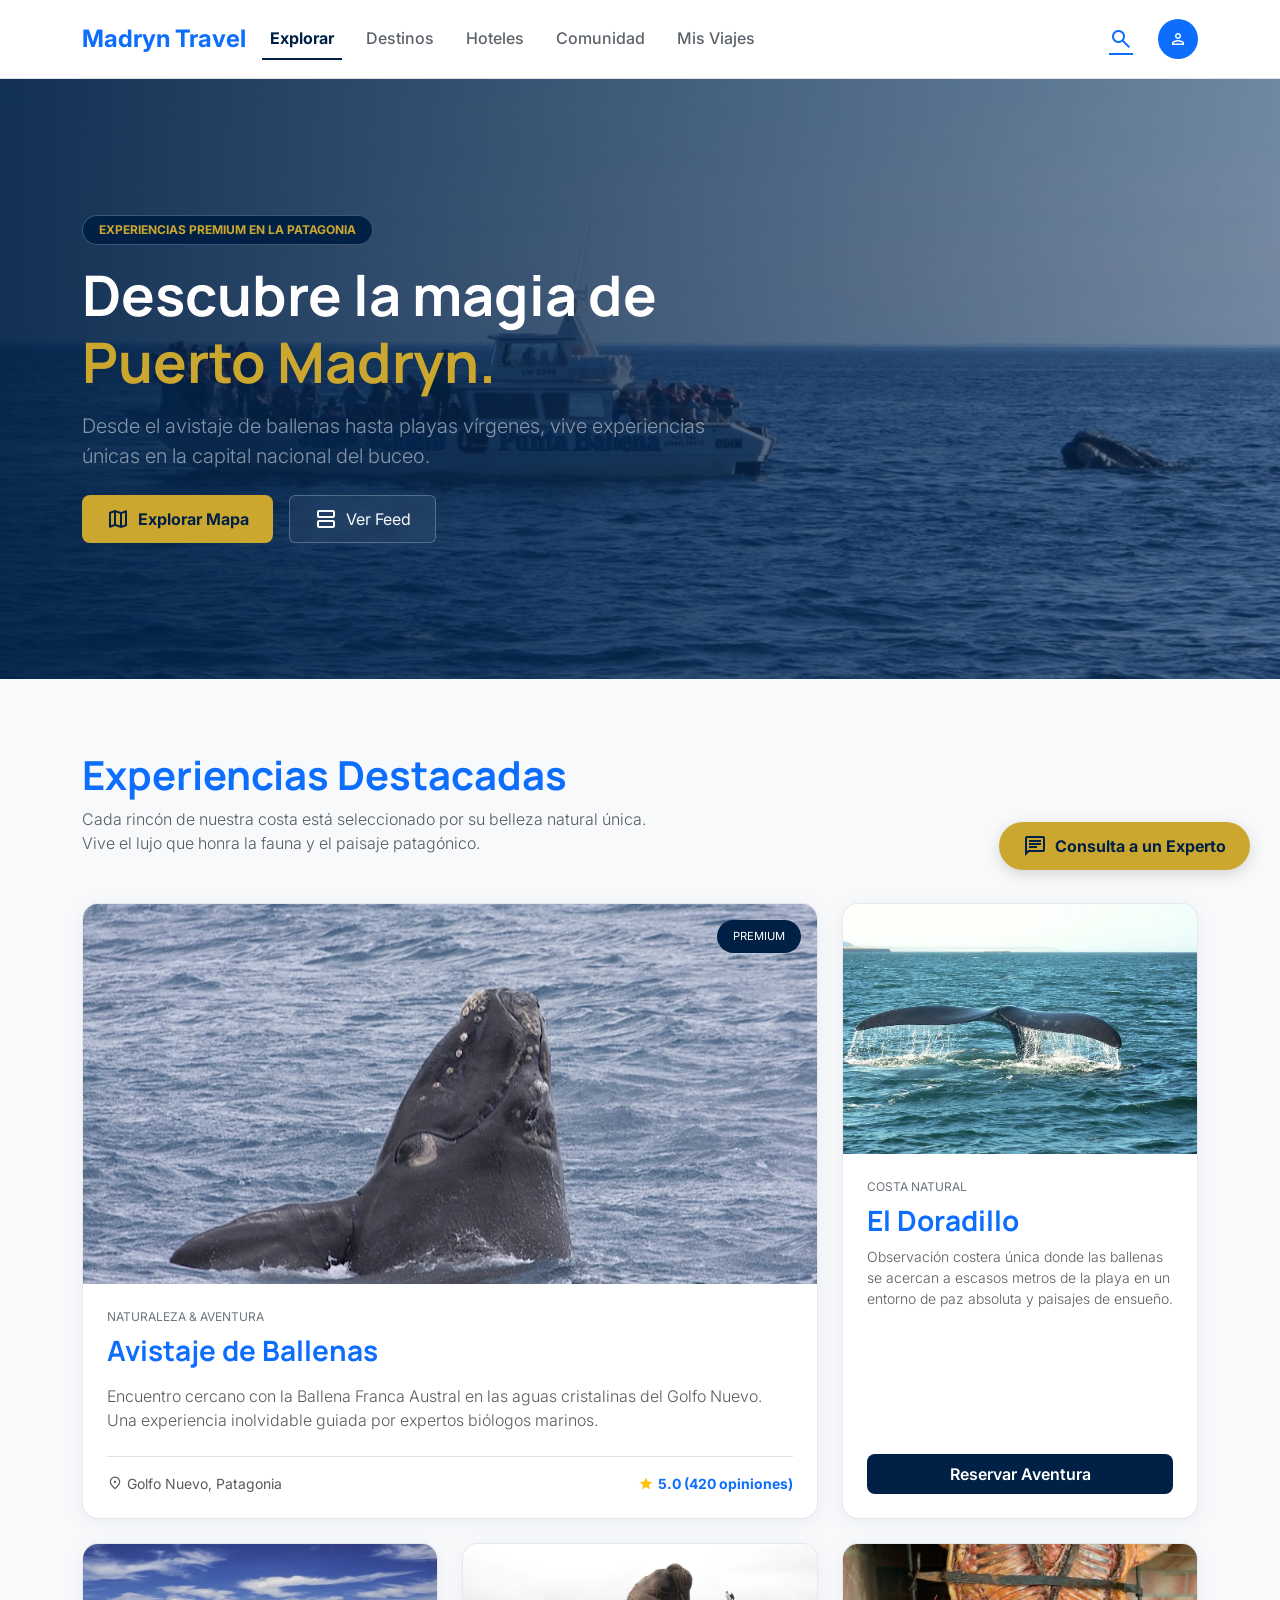
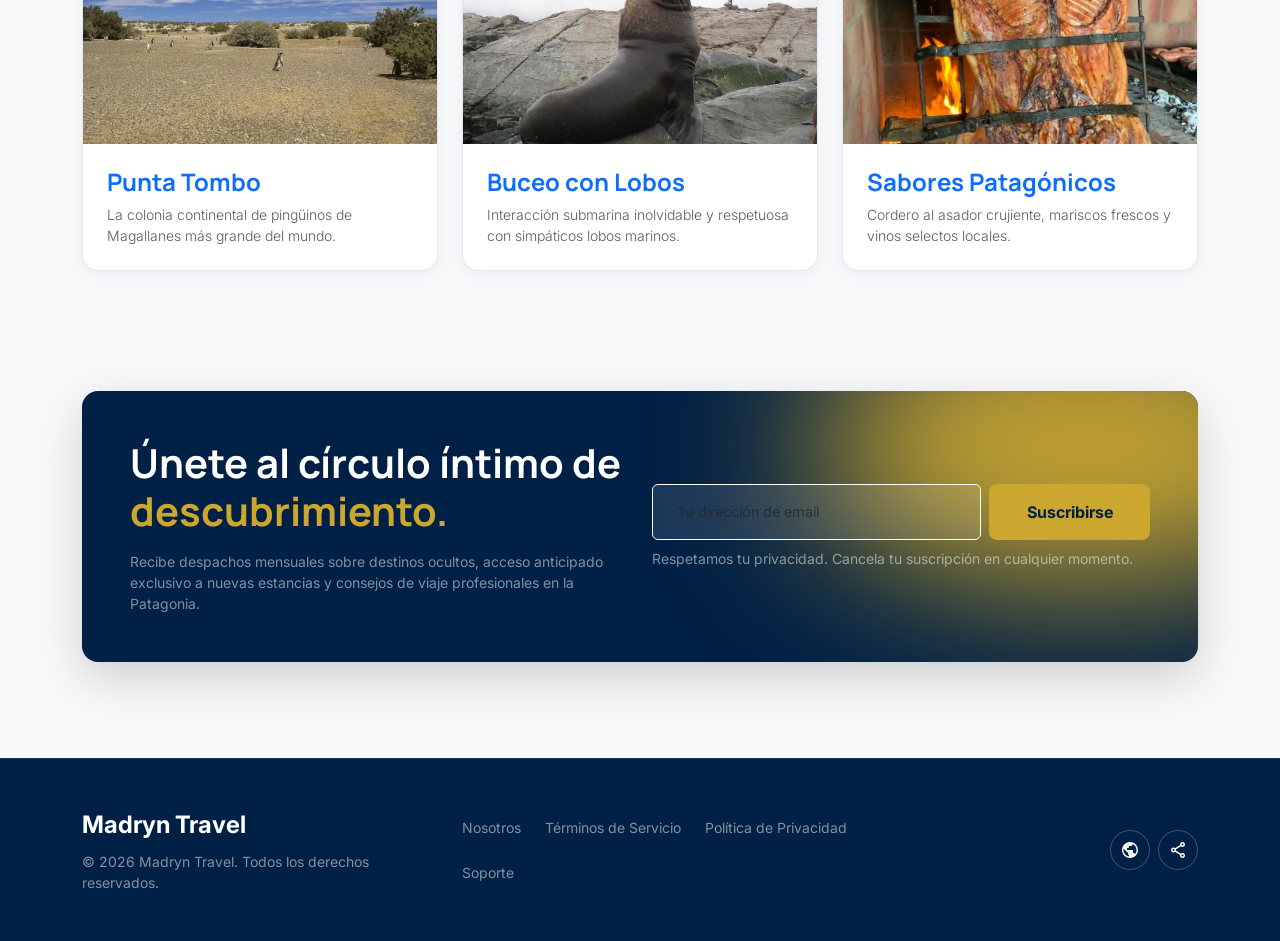
<file: project/desarrollo/index.html>
<!doctype html>
<html lang="es">
  <head>
    <meta charset="UTF-8" />
    <meta name="viewport" content="width=device-width, initial-scale=1.0" />
    <title>Madryn Travel - Explorar Puerto Madryn</title>
    <link href="https://cdn.jsdelivr.net/npm/bootstrap@5.3.3/dist/css/bootstrap.min.css" rel="stylesheet" integrity="sha384-QWTKZyjpPEjISv5WaRU9OFeRpok6YctnYmDr5pNlyT2bRjXh0JMhjY6hW+ALEwIH" crossorigin="anonymous">
    <link rel="stylesheet" href="assets/css/style.css" />
  </head>
  <body>
    <nav class="navbar navbar-expand-md navbar-light bg-white border-bottom sticky-top py-3">
      <div class="container">
        <a class="navbar-brand fw-bold text-primary fs-4" href="index.html">Madryn Travel</a>
        <button class="navbar-toggler" type="button" data-bs-toggle="collapse" data-bs-target="#navbarNav" aria-controls="navbarNav" aria-expanded="false" aria-label="Toggle navigation">
          <span class="navbar-toggler-icon"></span>
        </button>
        <div class="collapse navbar-collapse justify-content-between" id="navbarNav">
          <ul class="navbar-nav gap-1 gap-md-3 mt-2 mt-md-0">
            <li class="nav-item">
              <a class="nav-link nav-link-premium active" href="index.html">Explorar</a>
            </li>
            <li class="nav-item">
              <a class="nav-link nav-link-premium" href="secciones/destinos.html">Destinos</a>
            </li>
            <li class="nav-item">
              <a class="nav-link nav-link-premium" href="secciones/hoteles.html">Hoteles</a>
            </li>
            <li class="nav-item">
              <a class="nav-link nav-link-premium" href="secciones/comunidad.html">Comunidad</a>
            </li>
            <li class="nav-item">
              <a class="nav-link nav-link-premium" href="secciones/reserva.html">Mis Viajes</a>
            </li>
          </ul>
          <div class="d-flex align-items-center gap-3 mt-2 mt-md-0">
            <button class="btn btn-link text-primary p-2 d-flex align-items-center" title="Buscar" onclick="alert('Buscador en desarrollo.')">
              <span class="material-symbols-outlined">search</span>
            </button>
            <div class="rounded-circle d-flex align-items-center justify-content-center bg-primary text-white" style="width: 40px; height: 40px;">
              <span class="material-symbols-outlined fs-5">person</span>
            </div>
          </div>
        </div>
      </div>
    </nav>

    <main>
      <section class="position-relative py-5 overflow-hidden d-flex align-items-center text-white" style="min-height: 600px;">
        <div class="position-absolute top-0 start-0 w-100 h-100" style="z-index: 0;">
          <div class="position-absolute top-0 start-0 w-100 h-100" style="background: linear-gradient(90deg, rgba(0,32,69,0.92) 0%, rgba(0,32,69,0.5) 100%); z-index: 1;"></div>
          <img class="w-100 h-100 object-fit-cover" src="assets/img/img-index/barcos.webp" alt="barco turistico en Puerto Madryn" />
        </div>
        
        <div class="container position-relative py-5" style="z-index: 2;">
          <div class="row">
            <div class="col-lg-8 col-xl-7">
              <span class="badge rounded-pill bg-premium-dark border border-light border-opacity-25 text-accent px-3 py-2 mb-3 text-uppercase tracking-wider font-label-md" style="font-size: 0.75rem;">
                Experiencias Premium en la Patagonia
              </span>
              <h1 class="display-4 fw-bold text-white mb-3">
                Descubre la magia de <span class="text-accent">Puerto Madryn.</span>
              </h1>
              <p class="lead text-white-50 mb-4 fw-light">
                Desde el avistaje de ballenas hasta playas vírgenes, vive experiencias únicas en la capital nacional del buceo.
              </p>
              <div class="d-flex flex-wrap gap-3">
                <a href="secciones/destinos.html" class="btn btn-premium-accent d-flex align-items-center gap-2">
                  <span class="material-symbols-outlined">map</span>
                  Explorar Mapa
                </a>
                <a href="secciones/comunidad.html" class="btn btn-outline-light border-light border-opacity-25 px-4 py-2 d-flex align-items-center gap-2" style="background: rgba(255,255,255,0.05); backdrop-filter: blur(5px);">
                  <span class="material-symbols-outlined">view_agenda</span>
                  Ver Feed
                </a>
              </div>
            </div>
          </div>
        </div>
      </section>

      <section class="py-5">
        <div class="container py-4">
          <div class="row mb-5 align-items-end">
            <div class="col-md-8">
              <h2 class="h1 fw-bold text-primary mb-2">Experiencias Destacadas</h2>
              <p class="text-muted fw-light mb-0" style="max-width: 600px;">
                Cada rincón de nuestra costa está seleccionado por su belleza natural única. Vive el lujo que honra la fauna y el paisaje patagónico.
              </p>
            </div>
          </div>

          <div class="row g-4">
            <div class="col-lg-8">
              <div class="card card-premium h-100 d-flex flex-column">
                <div class="position-relative" style="height: 380px;">
                  <img class="w-100 h-100 object-fit-cover" src="assets/img/img-index/ballena.webp" alt="Avistaje de Ballenas" />
                  <span class="position-absolute top-0 end-0 bg-premium-dark text-white font-label-md text-uppercase tracking-wider px-3 py-2 m-3 rounded-pill" style="font-size: 0.7rem;">
                    Premium
                  </span>
                </div>
                <div class="card-body p-4 d-flex flex-column justify-content-between flex-grow-1">
                  <div>
                    <p class="text-uppercase tracking-wider text-secondary font-label-md mb-2" style="font-size: 0.75rem;">Naturaleza & Aventura</p>
                    <h3 class="card-title fw-bold text-primary mb-3">Avistaje de Ballenas</h3>
                    <p class="card-text text-muted fw-light leading-relaxed">
                      Encuentro cercano con la Ballena Franca Austral en las aguas cristalinas del Golfo Nuevo. Una experiencia inolvidable guiada por expertos biólogos marinos.
                    </p>
                  </div>
                  <div class="mt-4 border-top pt-3 d-flex justify-content-between align-items-center">
                    <span class="d-flex align-items-center gap-1 text-muted small">
                      <span class="material-symbols-outlined fs-6">location_on</span> Golfo Nuevo, Patagonia
                    </span>
                    <span class="d-flex align-items-center gap-1 fw-bold text-primary small">
                      <span class="material-symbols-outlined text-warning fs-6" style="font-variation-settings: 'FILL' 1;">star</span> 5.0 (420 opiniones)
                    </span>
                  </div>
                </div>
              </div>
            </div>

            <div class="col-lg-4">
              <div class="card card-premium h-100 d-flex flex-column justify-content-between">
                <div style="height: 250px;">
                  <img class="w-100 h-100 object-fit-cover" src="assets/img/img-index/cola.webp" alt="El Doradillo cola de ballena" />
                </div>
                <div class="card-body p-4 d-flex flex-column justify-content-between flex-grow-1">
                  <div>
                    <p class="text-uppercase tracking-wider text-secondary font-label-md mb-2" style="font-size: 0.75rem;">Costa Natural</p>
                    <h3 class="card-title fw-bold text-primary mb-2">El Doradillo</h3>
                    <p class="card-text text-muted fw-light leading-relaxed small">
                      Observación costera única donde las ballenas se acercan a escasos metros de la playa en un entorno de paz absoluta y paisajes de ensueño.
                    </p>
                  </div>
                  <a href="secciones/reserva.html" class="btn btn-premium-primary w-100 mt-4 py-2">
                    Reservar Aventura
                  </a>
                </div>
              </div>
            </div>

            <div class="col-md-4">
              <div class="card card-premium h-100 d-flex flex-column">
                <div style="height: 200px;">
                  <img class="w-100 h-100 object-fit-cover" src="assets/img/img-index/pinguinos.webp" alt="Pinguinos en Punta Tombo">
                </div>
                <div class="card-body p-4 flex-grow-1">
                  <h4 class="fw-bold text-primary mb-2">Punta Tombo</h4>
                  <p class="card-text text-muted fw-light small mb-0">La colonia continental de pingüinos de Magallanes más grande del mundo.</p>
                </div>
              </div>
            </div>

            <div class="col-md-4">
              <div class="card card-premium h-100 d-flex flex-column">
                <div style="height: 200px;">
                  <img class="w-100 h-100 object-fit-cover" src="assets/img/img-index/morsa.webp" alt="Buceo con lobos marinos">
                </div>
                <div class="card-body p-4 flex-grow-1">
                  <h4 class="fw-bold text-primary mb-2">Buceo con Lobos</h4>
                  <p class="card-text text-muted fw-light small mb-0">Interacción submarina inolvidable y respetuosa con simpáticos lobos marinos.</p>
                </div>
              </div>
            </div>

            <div class="col-md-4">
              <div class="card card-premium h-100 d-flex flex-column">
                <div style="height: 200px;">
                  <img class="w-100 h-100 object-fit-cover" src="assets/img/img-index/comida.webp" alt="Gastronomia de Patagonia">
                </div>
                <div class="card-body p-4 flex-grow-1">
                  <h4 class="fw-bold text-primary mb-2">Sabores Patagónicos</h4>
                  <p class="card-text text-muted fw-light small mb-0">Cordero al asador crujiente, mariscos frescos y vinos selectos locales.</p>
                </div>
              </div>
            </div>
          </div>
        </div>
      </section>

      <section class="py-5">
        <div class="container">
          <div class="bg-premium-dark text-white rounded-4 p-4 p-md-5 position-relative overflow-hidden shadow-lg">
            <div class="position-absolute end-0 top-0 w-50 h-100 bg-accent rounded-circle opacity-10" style="transform: translate(30%, -30%); filter: blur(80px); pointer-events: none;"></div>
            
            <div class="row align-items-center g-4 position-relative" style="z-index: 1;">
              <div class="col-lg-6">
                <h2 class="display-6 fw-bold text-white mb-3">
                  Únete al círculo íntimo de <span class="text-accent">descubrimiento.</span>
                </h2>
                <p class="text-white-50 leading-relaxed font-light mb-0 small">
                  Recibe despachos mensuales sobre destinos ocultos, acceso anticipado exclusivo a nuevas estancias y consejos de viaje profesionales en la Patagonia.
                </p>
              </div>
              
              <div class="col-lg-6">
                <form class="row g-2" onsubmit="event.preventDefault(); alert('¡Gracias por suscribirte al boletín de Madryn Travel!'); this.reset();">
                  <div class="col-sm-8">
                    <input type="email" placeholder="Tu dirección de email" required class="form-control bg-white bg-opacity-10 border-white border-opacity-20 text-white placeholder-white-50 px-4 py-3" style="font-size: 0.9rem;" />
                  </div>
                  <div class="col-sm-4">
                    <button type="submit" class="btn btn-premium-accent w-100 py-3">
                      Suscribirse
                    </button>
                  </div>
                </form>
                <p class="text-white-50 text-xs mt-2 small mb-0">
                  Respetamos tu privacidad. Cancela tu suscripción en cualquier momento.
                </p>
              </div>
            </div>
          </div>
        </div>
      </section>
    </main>

    <footer class="bg-premium-dark text-white py-5 mt-5 border-top border-light border-opacity-10">
      <div class="container">
        <div class="row align-items-center g-4">
          <div class="col-md-4 text-center text-md-start">
            <span class="fw-bold fs-4 text-white">Madryn Travel</span>
            <p class="text-white-50 text-xs small mt-2 mb-0">© 2026 Madryn Travel. Todos los derechos reservados.</p>
          </div>
          <div class="col-md-5">
            <ul class="list-unstyled d-flex flex-wrap justify-content-center justify-content-md-start gap-4 mb-0 small">
              <li><a href="#" class="text-white-50 text-decoration-none hover:text-white transition-colors">Nosotros</a></li>
              <li><a href="#" class="text-white-50 text-decoration-none hover:text-white transition-colors">Términos de Servicio</a></li>
              <li><a href="#" class="text-white-50 text-decoration-none hover:text-white transition-colors">Política de Privacidad</a></li>
              <li><a href="#" class="text-white-50 text-decoration-none hover:text-white transition-colors">Soporte</a></li>
            </ul>
          </div>
          <div class="col-md-3 text-center text-md-end d-flex justify-content-center justify-content-md-end gap-2">
            <button class="btn btn-outline-light border-light border-opacity-25 rounded-circle p-2 d-flex align-items-center justify-content-center" style="width: 40px; height: 40px;" title="Idioma" onclick="alert('Cambio de idioma en desarrollo.')">
              <span class="material-symbols-outlined fs-5">public</span>
            </button>
            <button class="btn btn-outline-light border-light border-opacity-25 rounded-circle p-2 d-flex align-items-center justify-content-center" style="width: 40px; height: 40px;" title="Compartir" onclick="alert('¡Enlace de compartir copiado al portapapeles!')">
              <span class="material-symbols-outlined fs-5">share</span>
            </button>
          </div>
        </div>
      </div>
    </footer>

    <button onclick="alert('Iniciando chat en vivo con un experto en turismo patagónico...')" class="btn-fab" title="Consultar experto">
      <span class="material-symbols-outlined">chat</span>
      <span class="d-none d-md-inline">Consulta a un Experto</span>
    </button>

    <script src="https://cdn.jsdelivr.net/npm/bootstrap@5.3.3/dist/js/bootstrap.bundle.min.js" integrity="sha384-YvpcrYf0tY3lHB60NNkmXc5s9fDVZLESaAA55NDzOxhy9GkcIdslK1eN7N6jIeHz" crossorigin="anonymous"></script>
  </body>
</html>
</file>
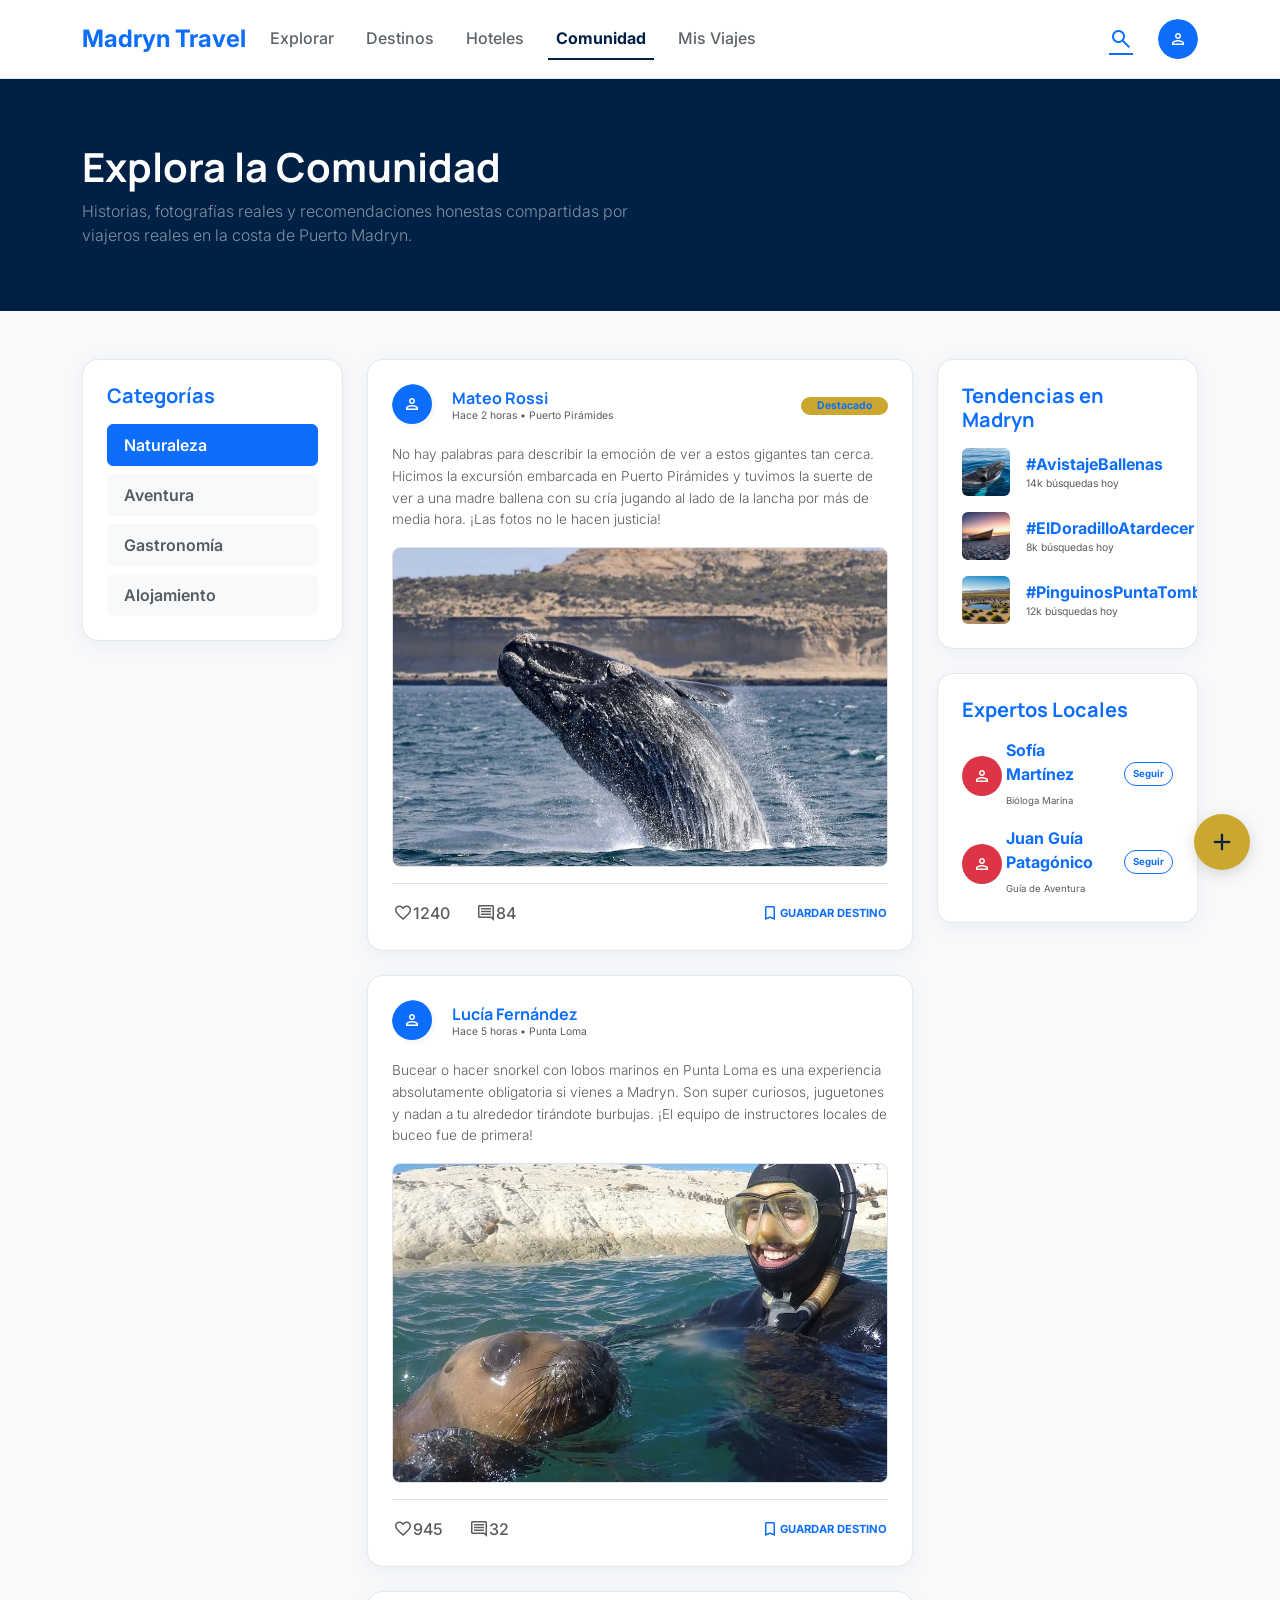
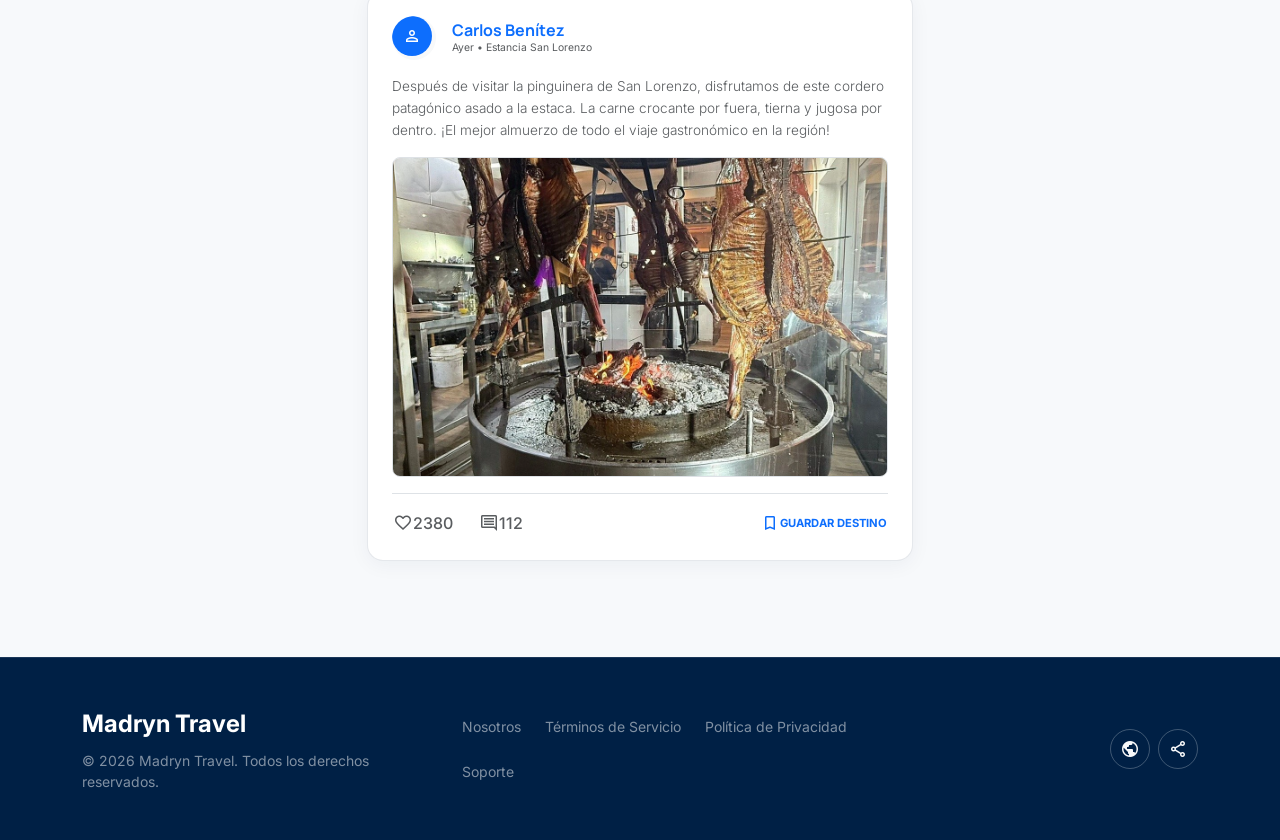
<file: project/desarrollo/secciones/comunidad.html>
<!doctype html>
<html lang="es">
  <head>
    <meta charset="UTF-8" />
    <meta name="viewport" content="width=device-width, initial-scale=1.0" />
    <title>Madryn Travel - Comunidad de Viajeros</title>
    <link href="https://cdn.jsdelivr.net/npm/bootstrap@5.3.3/dist/css/bootstrap.min.css" rel="stylesheet" integrity="sha384-QWTKZyjpPEjISv5WaRU9OFeRpok6YctnYmDr5pNlyT2bRjXh0JMhjY6hW+ALEwIH" crossorigin="anonymous">
    <link rel="stylesheet" href="../assets/css/style.css" />
  </head>
  <body>
    <nav class="navbar navbar-expand-md navbar-light bg-white border-bottom sticky-top py-3">
      <div class="container">
        <a class="navbar-brand fw-bold text-primary fs-4" href="../index.html">Madryn Travel</a>
        <button class="navbar-toggler" type="button" data-bs-toggle="collapse" data-bs-target="#navbarNav" aria-controls="navbarNav" aria-expanded="false" aria-label="Toggle navigation">
          <span class="navbar-toggler-icon"></span>
        </button>
        <div class="collapse navbar-collapse justify-content-between" id="navbarNav">
          <ul class="navbar-nav gap-1 gap-md-3 mt-2 mt-md-0">
            <li class="nav-item">
              <a class="nav-link nav-link-premium" href="../index.html">Explorar</a>
            </li>
            <li class="nav-item">
              <a class="nav-link nav-link-premium" href="destinos.html">Destinos</a>
            </li>
            <li class="nav-item">
              <a class="nav-link nav-link-premium" href="hoteles.html">Hoteles</a>
            </li>
            <li class="nav-item">
              <a class="nav-link nav-link-premium active" href="comunidad.html">Comunidad</a>
            </li>
            <li class="nav-item">
              <a class="nav-link nav-link-premium" href="reserva.html">Mis Viajes</a>
            </li>
          </ul>
          <div class="d-flex align-items-center gap-3 mt-2 mt-md-0">
            <button class="btn btn-link text-primary p-2 d-flex align-items-center" title="Buscar" onclick="alert('Buscador en desarrollo.')">
              <span class="material-symbols-outlined">search</span>
            </button>
            <div class="rounded-circle overflow-hidden d-flex align-items-center justify-content-center bg-light" style="width: 40px; height: 40px;">
              <div class="rounded-circle d-flex align-items-center justify-content-center bg-primary text-white" style="width: 40px; height: 40px;">
              <span class="material-symbols-outlined fs-5">person</span>
            </div>
            </div>
          </div>
        </div>
      </div>
    </nav>

    <section class="bg-premium-dark text-white py-5">
      <div class="container py-3">
        <h1 class="display-6 fw-bold text-white mb-2">Explora la Comunidad</h1>
        <p class="lead text-white-50 fs-6 fw-light mb-0" style="max-width: 600px;">
          Historias, fotografías reales y recomendaciones honestas compartidas por viajeros reales en la costa de Puerto Madryn.
        </p>
      </div>
    </section>

    <main class="container py-5">
      <div class="row g-4">
        <aside class="col-lg-3 d-none d-lg-block">
          <div class="card card-premium p-4">
            <h3 class="fw-bold text-primary mb-3 h5">Categorías</h3>
            <div class="d-flex flex-column gap-2" id="feed-categories">
              <button class="btn btn-primary text-start px-3 py-2 text-xs" style="font-weight: 600;" onclick="selectFeedCategory('Naturaleza', this)">Naturaleza</button>
              <button class="btn btn-light text-muted text-start px-3 py-2 text-xs" style="font-weight: 600;" onclick="selectFeedCategory('Aventura', this)">Aventura</button>
              <button class="btn btn-light text-muted text-start px-3 py-2 text-xs" style="font-weight: 600;" onclick="selectFeedCategory('Gastronomía', this)">Gastronomía</button>
              <button class="btn btn-light text-muted text-start px-3 py-2 text-xs" style="font-weight: 600;" onclick="selectFeedCategory('Alojamiento', this)">Alojamiento</button>
            </div>
          </div>
        </aside>

        <div class="col-12 col-lg-6 d-flex flex-column gap-4">
          
          <div class="d-lg-none overflow-x-auto text-nowrap pb-2" style="scrollbar-width: none; -ms-overflow-style: none;">
            <div class="d-inline-flex gap-2 mb-2" id="mobile-feed-categories">
              <button class="btn btn-primary px-3 py-2 text-xs rounded-pill" style="font-weight: 600;" onclick="selectFeedCategory('Naturaleza', this)">Naturaleza</button>
              <button class="btn btn-light text-muted px-3 py-2 text-xs rounded-pill" style="font-weight: 600;" onclick="selectFeedCategory('Aventura', this)">Aventura</button>
              <button class="btn btn-light text-muted px-3 py-2 text-xs rounded-pill" style="font-weight: 600;" onclick="selectFeedCategory('Gastronomía', this)">Gastronomía</button>
              <button class="btn btn-light text-muted px-3 py-2 text-xs rounded-pill" style="font-weight: 600;" onclick="selectFeedCategory('Alojamiento', this)">Alojamiento</button>
            </div>
          </div>
          
          <article class="card card-premium p-4 gap-3">
            <div class="d-flex justify-content-between align-items-center">
              <div class="d-flex align-items-center gap-3">
                <div class="rounded-circle overflow-hidden bg-light" style="width: 44px; height: 44px;">
                  <div class="rounded-circle d-flex align-items-center justify-content-center bg-primary text-white" style="width: 40px; height: 40px;">
              <span class="material-symbols-outlined fs-5">person</span>
            </div>
                </div>
                <div>
                  <h4 class="fw-bold text-primary h6 mb-0">Mateo Rossi</h4>
                  <p class="text-muted small mb-0" style="font-size: 0.65rem;">Hace 2 horas • Puerto Pirámides</p>
                </div>
              </div>
              <span class="badge bg-accent text-primary rounded-pill font-label-md fw-bold py-1.5 px-3" style="font-size: 0.65rem;">Destacado</span>
            </div>

            <p class="text-muted fw-light mb-0" style="font-size: 0.85rem; line-height: 1.6;">
              No hay palabras para describir la emoción de ver a estos gigantes tan cerca. Hicimos la excursión embarcada en Puerto Pirámides y tuvimos la suerte de ver a una madre ballena con su cría jugando al lado de la lancha por más de media hora. ¡Las fotos no le hacen justicia!
            </p>

            <div class="rounded-3 overflow-hidden border" style="height: 320px;">
              <img class="w-100 h-100 object-fit-cover" src="../assets/img/img comunidad/ballenas comunidad.webp" alt="Ballena saltando en el golfo" />
            </div>

            <div class="d-flex align-items-center justify-content-between border-top pt-3 text-muted small">
              <div class="d-flex gap-4">
                <button onclick="toggleLike(this)" class="btn btn-link p-0 text-muted text-decoration-none d-flex align-items-center gap-1.5 hover:text-primary">
                  <span class="material-symbols-outlined fs-5">favorite</span>
                  <span class="fw-medium">1240</span>
                </button>
                <button onclick="alert('Abriendo comentarios del post...')" class="btn btn-link p-0 text-muted text-decoration-none d-flex align-items-center gap-1.5 hover:text-primary">
                  <span class="material-symbols-outlined fs-5">comment</span>
                  <span class="fw-medium">84</span>
                </button>
              </div>
              <button onclick="alert('¡Destino guardado en tu itinerario de viajes!')" class="btn btn-link p-0 text-primary fw-bold text-decoration-none d-flex align-items-center gap-1.5">
                <span class="material-symbols-outlined fs-5">bookmark</span>
                <span class="font-label-md text-uppercase" style="font-size: 0.7rem;">Guardar Destino</span>
              </button>
            </div>
          </article>

          <article class="card card-premium p-4 gap-3">
            <div class="d-flex justify-content-between align-items-center">
              <div class="d-flex align-items-center gap-3">
                <div class="rounded-circle overflow-hidden bg-light" style="width: 44px; height: 44px;">
                  <div class="rounded-circle d-flex align-items-center justify-content-center bg-primary text-white" style="width: 40px; height: 40px;">
              <span class="material-symbols-outlined fs-5">person</span>
            </div>
                </div>
                <div>
                  <h4 class="fw-bold text-primary h6 mb-0">Lucía Fernández</h4>
                  <p class="text-muted small mb-0" style="font-size: 0.65rem;">Hace 5 horas • Punta Loma</p>
                </div>
              </div>
            </div>

            <p class="text-muted fw-light mb-0" style="font-size: 0.85rem; line-height: 1.6;">
              Bucear o hacer snorkel con lobos marinos en Punta Loma es una experiencia absolutamente obligatoria si vienes a Madryn. Son super curiosos, juguetones y nadan a tu alrededor tirándote burbujas. ¡El equipo de instructores locales de buceo fue de primera!
            </p>

            <div class="rounded-3 overflow-hidden border" style="height: 320px;">
              <img class="w-100 h-100 object-fit-cover" src="../assets/img/img comunidad/joaco y el buzo.webp" alt="Snorkel con lobos marinos" />
            </div>

            <div class="d-flex align-items-center justify-content-between border-top pt-3 text-muted small">
              <div class="d-flex gap-4">
                <button onclick="toggleLike(this)" class="btn btn-link p-0 text-muted text-decoration-none d-flex align-items-center gap-1.5 hover:text-primary">
                  <span class="material-symbols-outlined fs-5">favorite</span>
                  <span class="fw-medium">945</span>
                </button>
                <button onclick="alert('Abriendo comentarios del post...')" class="btn btn-link p-0 text-muted text-decoration-none d-flex align-items-center gap-1.5 hover:text-primary">
                  <span class="material-symbols-outlined fs-5">comment</span>
                  <span class="fw-medium">32</span>
                </button>
              </div>
              <button onclick="alert('¡Destino guardado en tu itinerario de viajes!')" class="btn btn-link p-0 text-primary fw-bold text-decoration-none d-flex align-items-center gap-1.5">
                <span class="material-symbols-outlined fs-5">bookmark</span>
                <span class="font-label-md text-uppercase" style="font-size: 0.7rem;">Guardar Destino</span>
              </button>
            </div>
          </article>

          <article class="card card-premium p-4 gap-3">
            <div class="d-flex justify-content-between align-items-center">
              <div class="d-flex align-items-center gap-3">
                <div class="rounded-circle overflow-hidden bg-light" style="width: 44px; height: 44px;">
                  <div class="rounded-circle d-flex align-items-center justify-content-center bg-primary text-white" style="width: 40px; height: 40px;">
              <span class="material-symbols-outlined fs-5">person</span>
            </div>
                </div>
                <div>
                  <h4 class="fw-bold text-primary h6 mb-0">Carlos Benítez</h4>
                  <p class="text-muted small mb-0" style="font-size: 0.65rem;">Ayer • Estancia San Lorenzo</p>
                </div>
              </div>
            </div>

            <p class="text-muted fw-light mb-0" style="font-size: 0.85rem; line-height: 1.6;">
              Después de visitar la pinguinera de San Lorenzo, disfrutamos de este cordero patagónico asado a la estaca. La carne crocante por fuera, tierna y jugosa por dentro. ¡El mejor almuerzo de todo el viaje gastronómico en la región!
            </p>

            <div class="rounded-3 overflow-hidden border" style="height: 320px;">
              <img class="w-100 h-100 object-fit-cover" src="../assets/img/img comunidad/morfi.webp" alt="Cordero patagónico" />
            </div>

            <div class="d-flex align-items-center justify-content-between border-top pt-3 text-muted small">
              <div class="d-flex gap-4">
                <button onclick="toggleLike(this)" class="btn btn-link p-0 text-muted text-decoration-none d-flex align-items-center gap-1.5 hover:text-primary">
                  <span class="material-symbols-outlined fs-5">favorite</span>
                  <span class="fw-medium">2380</span>
                </button>
                <button onclick="alert('Abriendo comentarios del post...')" class="btn btn-link p-0 text-muted text-decoration-none d-flex align-items-center gap-1.5 hover:text-primary">
                  <span class="material-symbols-outlined fs-5">comment</span>
                  <span class="fw-medium">112</span>
                </button>
              </div>
              <button onclick="alert('¡Destino guardado en tu itinerario de viajes!')" class="btn btn-link p-0 text-primary fw-bold text-decoration-none d-flex align-items-center gap-1.5">
                <span class="material-symbols-outlined fs-5">bookmark</span>
                <span class="font-label-md text-uppercase" style="font-size: 0.7rem">Guardar Destino</span>
              </button>
            </div>
          </article>

        </div>

        <aside class="col-lg-3 d-none d-lg-flex flex-column gap-4">
          <div class="card card-premium p-4">
            <h3 class="fw-bold text-primary mb-3 h5">Tendencias en Madryn</h3>
            
            <div class="d-flex flex-column gap-3">
              <div class="d-flex align-items-center gap-3">
                <div class="rounded overflow-hidden flex-shrink-0" style="width: 48px; height: 48px;">
                  <img class="w-100 h-100 object-fit-cover" src="../assets/img/img comunidad/avistaje ballenas.webp" alt="Trend 1 ballenas" />
                </div>
                <div>
                  <span class="text-xs fw-bold text-primary d-block">#AvistajeBallenas</span>
                  <p class="text-muted mb-0" style="font-size: 0.65rem;">14k búsquedas hoy</p>
                </div>
              </div>

              <div class="d-flex align-items-center gap-3">
                <div class="rounded overflow-hidden flex-shrink-0" style="width: 48px; height: 48px;">
                  <img class="w-100 h-100 object-fit-cover" src="../assets/img/img comunidad/doradillo atardecer.webp" alt="Trend 2 El Doradillo" />
                </div>
                <div>
                  <span class="text-xs fw-bold text-primary d-block">#ElDoradilloAtardecer</span>
                  <p class="text-muted mb-0" style="font-size: 0.65rem;">8k búsquedas hoy</p>
                </div>
              </div>

              <div class="d-flex align-items-center gap-3">
                <div class="rounded overflow-hidden flex-shrink-0" style="width: 48px; height: 48px;">
                  <img class="w-100 h-100 object-fit-cover" src="../assets/img/img comunidad/pinguinos.webp" alt="Trend 3 Pinguinos" />
                </div>
                <div>
                  <span class="text-xs fw-bold text-primary d-block">#PinguinosPuntaTombo</span>
                  <p class="text-muted mb-0" style="font-size: 0.65rem;">12k búsquedas hoy</p>
                </div>
              </div>
            </div>
          </div>

          <div class="card card-premium p-4">
            <h3 class="fw-bold text-primary mb-3 h5">Expertos Locales</h3>
            
            <div class="d-flex flex-column gap-3">
              <div class="d-flex align-items-center justify-content-between gap-2">
                <div class="d-flex align-items-center gap-2">
                  <div class="rounded-circle bg-light" style="width: 36px; height: 36px;">
                    <div class="rounded-circle d-flex align-items-center justify-content-center bg-danger text-white" style="width: 40px; height: 40px;">
                     <span class="material-symbols-outlined fs-5">person</span>
                    </div>
                  </div>
                  <div>
                    <span class="fw-bold text-primary d-block text-xs">Sofía Martínez</span>
                    <span class="text-muted" style="font-size: 0.6rem;">Bióloga Marina</span>
                  </div>
                </div>
                <button onclick="toggleFollow(this)" class="btn btn-sm btn-outline-primary rounded-pill px-2.5 py-0.5 fw-bold" style="font-size: 0.6rem;">Seguir</button>
              </div>

              <div class="d-flex align-items-center justify-content-between gap-2">
                <div class="d-flex align-items-center gap-2">
                  <div class="rounded-circle bg-light" style="width: 36px; height: 36px;">
                    <div class="rounded-circle d-flex align-items-center  justify-content-center bg-danger text-white" style="width: 40px; height: 40px;">
                      <span class="material-symbols-outlined fs-5">person</span>
                      </div>
                  </div>
                  <div>
                    <span class="fw-bold text-primary d-block text-xs">Juan Guía Patagónico</span>
                    <span class="text-muted" style="font-size: 0.6rem;">Guía de Aventura</span>
                  </div>
                </div>
                <button onclick="toggleFollow(this)" class="btn btn-sm btn-outline-primary rounded-pill px-2.5 py-0.5 fw-bold" style="font-size: 0.6rem;">Seguir</button>
              </div>
            </div>
          </div>
        </aside>
      </div>
    </main>

    <button onclick="alert('Iniciando panel para publicar tu historia y fotos en la comunidad de Madryn Travel...')" class="btn-fab" title="Nueva Publicación" style="width: 56px; height: 56px; padding: 0; justify-content: center;">
      <span class="material-symbols-outlined fs-3">add</span>
    </button>

    <footer class="bg-premium-dark text-white py-5 mt-5 border-top border-light border-opacity-10">
      <div class="container">
        <div class="row align-items-center g-4">
          <div class="col-md-4 text-center text-md-start">
            <span class="fw-bold fs-4 text-white">Madryn Travel</span>
            <p class="text-white-50 text-xs small mt-2 mb-0">© 2026 Madryn Travel. Todos los derechos reservados.</p>
          </div>
          <div class="col-md-5">
            <ul class="list-unstyled d-flex flex-wrap justify-content-center justify-content-md-start gap-4 mb-0 small">
              <li><a href="#" class="text-white-50 text-decoration-none hover:text-white transition-colors">Nosotros</a></li>
              <li><a href="#" class="text-white-50 text-decoration-none hover:text-white transition-colors">Términos de Servicio</a></li>
              <li><a href="#" class="text-white-50 text-decoration-none hover:text-white transition-colors">Política de Privacidad</a></li>
              <li><a href="#" class="text-white-50 text-decoration-none hover:text-white transition-colors">Soporte</a></li>
            </ul>
          </div>
          <div class="col-md-3 text-center text-md-end d-flex justify-content-center justify-content-md-end gap-2">
            <button class="btn btn-outline-light border-light border-opacity-25 rounded-circle p-2 d-flex align-items-center justify-content-center" style="width: 40px; height: 40px;" title="Idioma" onclick="alert('Cambio de idioma en desarrollo.')">
              <span class="material-symbols-outlined fs-5">public</span>
            </button>
            <button class="btn btn-outline-light border-light border-opacity-25 rounded-circle p-2 d-flex align-items-center justify-content-center" style="width: 40px; height: 40px;" title="Compartir" onclick="alert('¡Enlace de compartir copiado al portapapeles!')">
              <span class="material-symbols-outlined fs-5">share</span>
            </button>
          </div>
        </div>
      </div>
    </footer>

    <script src="https://cdn.jsdelivr.net/npm/bootstrap@5.3.3/dist/js/bootstrap.bundle.min.js" integrity="sha384-YvpcrYf0tY3lHB60NNkmXc5s9fDVZLESaAA55NDzOxhy9GkcIdslK1eN7N6jIeHz" crossorigin="anonymous"></script>

    <script src="../assets/js/comunidad.js"></script>
  </body>
</html>
</file>
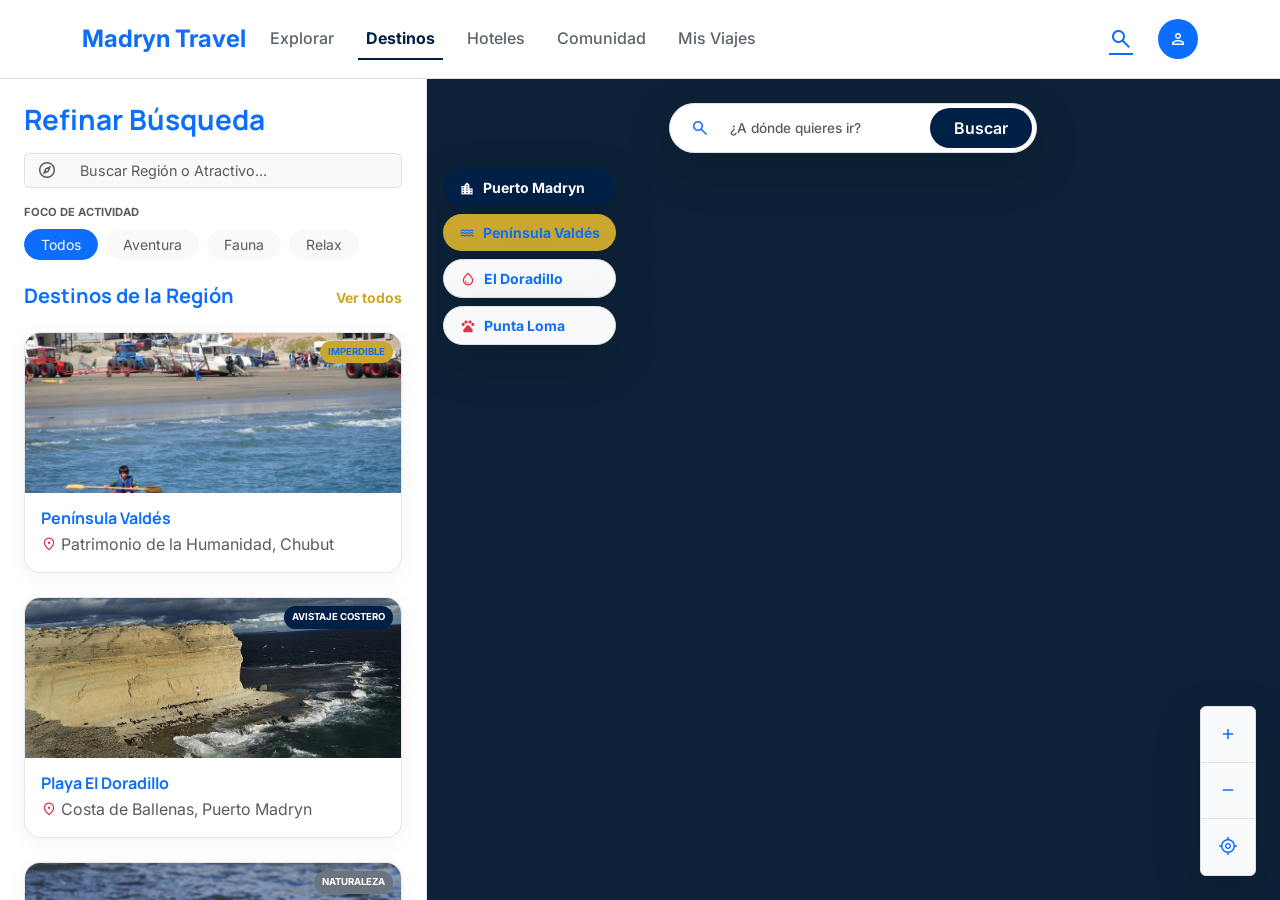
<file: project/desarrollo/secciones/destinos.html>
<!doctype html>
<html lang="es">
  <head>
    <meta charset="UTF-8" />
    <meta name="viewport" content="width=device-width, initial-scale=1.0" />
    <title>Madryn Travel - Destinos y Mapa de Aventuras</title>
    <link href="https://cdn.jsdelivr.net/npm/bootstrap@5.3.3/dist/css/bootstrap.min.css" rel="stylesheet" integrity="sha384-QWTKZyjpPEjISv5WaRU9OFeRpok6YctnYmDr5pNlyT2bRjXh0JMhjY6hW+ALEwIH" crossorigin="anonymous">
    <link rel="stylesheet" href="../assets/css/style.css" />
  </head>
  <body class="bg-light d-flex flex-column vh-100 overflow-hidden">
    <nav class="navbar navbar-expand-md navbar-light bg-white border-bottom py-3 flex-shrink-0">
      <div class="container">
        <a class="navbar-brand fw-bold text-primary fs-4" href="../index.html">Madryn Travel</a>
        <button class="navbar-toggler" type="button" data-bs-toggle="collapse" data-bs-target="#navbarNav" aria-controls="navbarNav" aria-expanded="false" aria-label="Toggle navigation">
          <span class="navbar-toggler-icon"></span>
        </button>
        <div class="collapse navbar-collapse justify-content-between" id="navbarNav">
          <ul class="navbar-nav gap-1 gap-md-3 mt-2 mt-md-0">
            <li class="nav-item">
              <a class="nav-link nav-link-premium" href="../index.html">Explorar</a>
            </li>
            <li class="nav-item">
              <a class="nav-link nav-link-premium active" href="destinos.html">Destinos</a>
            </li>
            <li class="nav-item">
              <a class="nav-link nav-link-premium" href="hoteles.html">Hoteles</a>
            </li>
            <li class="nav-item">
              <a class="nav-link nav-link-premium" href="comunidad.html">Comunidad</a>
            </li>
            <li class="nav-item">
              <a class="nav-link nav-link-premium" href="reserva.html">Mis Viajes</a>
            </li>
          </ul>
          <div class="d-flex align-items-center gap-3 mt-2 mt-md-0">
            <button class="btn btn-link text-primary p-2 d-flex align-items-center" title="Buscar" onclick="alert('Buscador en desarrollo.')">
              <span class="material-symbols-outlined">search</span>
            </button>
            <div class="rounded-circle d-flex align-items-center justify-content-center bg-primary text-white" style="width: 40px; height: 40px;">
              <span class="material-symbols-outlined fs-5">person</span>
            </div>
          </div>
        </div>
      </div>
    </nav>

    <main class="flex-grow-1 overflow-hidden">
      <div class="container-fluid h-100 p-0">
        <div class="row g-0 h-100">
          
          <aside id="sidebar-panel" class="col-12 col-md-5 col-lg-4 bg-white border-end d-flex flex-column h-100 overflow-y-auto p-4 z-2">
            <div class="mb-4">
              <h2 class="h3 fw-bold text-primary mb-3">Refinar Búsqueda</h2>
              <div class="input-group mb-3">
                <span class="input-group-text bg-light text-muted border-end-0">
                  <span class="material-symbols-outlined fs-5">explore</span>
                </span>
                <input type="text" placeholder="Buscar Región o Atractivo..." class="form-control bg-light border-start-0" style="font-size: 0.9rem;" onkeyup="filterDestinations(this.value)" />
              </div>
              
              <div class="mt-3">
                <p class="text-uppercase tracking-wider text-muted fw-bold font-label-md mb-2" style="font-size: 0.7rem;">Foco de Actividad</p>
                <div class="d-flex flex-wrap gap-2" id="filter-chips">
                  <button class="btn btn-sm btn-primary rounded-pill px-3 py-1 text-xs" onclick="filterBy('Todos', this)">Todos</button>
                  <button class="btn btn-sm btn-light text-muted rounded-pill px-3 py-1 text-xs" onclick="filterBy('Aventura', this)">Aventura</button>
                  <button class="btn btn-sm btn-light text-muted rounded-pill px-3 py-1 text-xs" onclick="filterBy('Fauna', this)">Fauna</button>
                  <button class="btn btn-sm btn-light text-muted rounded-pill px-3 py-1 text-xs" onclick="filterBy('Relax', this)">Relax</button>
                </div>
              </div>
            </div>

            <div class="flex-grow-1">
              <div class="d-flex justify-content-between align-items-end border-b pb-2 mb-3">
                <h3 class="h5 fw-bold text-primary mb-0">Destinos de la Región</h3>
                <span class="text-xs text-accent fw-bold text-decoration-none small hover-underline cursor-pointer" onclick="resetListFilter()">Ver todos</span>
              </div>

              <div class="d-flex flex-column gap-4" id="destinations-list">
                <div class="card card-premium cursor-pointer" data-category="Fauna" onclick="focusMap(-42.5, -63.9, 'Península Valdés')">
                  <div class="position-relative" style="height: 160px;">
                    <img class="w-100 h-100 object-fit-cover" src="../assets/img/img destino/Península_Valdés.webp" alt="Península Valdés" />
                    <span class="position-absolute top-0 end-0 bg-accent text-primary rounded-pill font-label-md text-uppercase tracking-wider px-2 py-1 m-2 fw-bold" style="font-size: 0.6rem;">
                      Imperdible
                    </span>
                  </div>
                  <div class="card-body p-3">
                    <h4 class="fw-bold text-primary mb-1 h6">Península Valdés</h4>
                    <p class="d-flex align-items-center gap-1 text-muted text-xs font-light mb-0">
                      <span class="material-symbols-outlined text-danger fs-6">location_on</span> Patrimonio de la Humanidad, Chubut
                    </p>
                  </div>
                </div>

                <div class="card card-premium cursor-pointer" data-category="Relax" onclick="focusMap(-42.66, -65.01, 'Playa El Doradillo')">
                  <div class="position-relative" style="height: 160px;">
                    <img class="w-100 h-100 object-fit-cover" src="../assets/img/img destino/Playa.webp" alt="Playa El Doradillo" />
                    <span class="position-absolute top-0 end-0 bg-premium-dark text-white rounded-pill font-label-md text-uppercase tracking-wider px-2 py-1 m-2 fw-bold" style="font-size: 0.6rem;">
                      Avistaje Costero
                    </span>
                  </div>
                  <div class="card-body p-3">
                    <h4 class="fw-bold text-primary mb-1 h6">Playa El Doradillo</h4>
                    <p class="d-flex align-items-center gap-1 text-muted text-xs font-light mb-0">
                      <span class="material-symbols-outlined text-danger fs-6">location_on</span> Costa de Ballenas, Puerto Madryn
                    </p>
                  </div>
                </div>

                <div class="card card-premium cursor-pointer" data-category="Aventura" onclick="focusMap(-42.84, -64.88, ' Punta Loma')">
                  <div class="position-relative" style="height: 160px;">
                    <img class="w-100 h-100 object-fit-cover" src="../assets/img/img destino/focas.webp" alt=" Punta Loma" />
                    <span class="position-absolute top-0 end-0 bg-secondary text-white rounded-pill font-label-md text-uppercase tracking-wider px-2 py-1 m-2 fw-bold" style="font-size: 0.6rem;">
                      Naturaleza
                    </span>
                  </div>
                  <div class="card-body p-3">
                    <h4 class="fw-bold text-primary mb-1 h6">Punta Loma</h4>
                    <p class="d-flex align-items-center gap-1 text-muted text-xs font-light mb-0">
                      <span class="material-symbols-outlined text-danger fs-6">location_on</span> Lobería Permanente, Chubut
                    </p>
                  </div>
                </div>
              </div>
            </div>
          </aside>

          <section id="map-panel" class="col-12 col-md-7 col-lg-8 position-relative map-container h-100 select-none d-none d-md-block">
            <iframe
              id="google-map-frame"
              class="position-absolute w-100 h-100 top-0 start-0 border-0"
              style="filter: saturate(1.05);"
              src="https://maps.google.com/maps?q=Puerto+Madryn,+Chubut,+Argentina&z=10&output=embed"
              loading="lazy"
              allowfullscreen
              referrerpolicy="no-referrer-when-downgrade"
              aria-label="Mapa interactivo de Puerto Madryn y la Península Valdés">
            </iframe>

            <div class="position-absolute top-0 start-50 translate-middle-x z-3 mt-4 w-100 px-3" style="max-width: 400px;">
              <div class="bg-white shadow-lg rounded-pill d-flex align-items-center p-1 border">
                <span class="material-symbols-outlined text-primary px-3 fs-5">search</span>
                <input type="text" id="map-search-input" placeholder="¿A dónde quieres ir?" class="form-control border-0 bg-transparent text-sm text-primary fw-medium px-1 focus-ring-0" style="font-size: 0.85rem; box-shadow: none;" onkeypress="handleMapSearch(event)" />
                <button onclick="triggerMapSearch()" class="btn btn-premium-primary rounded-pill py-2 px-4 text-xs font-label-md">
                  Buscar
                </button>
              </div>
            </div>

            <div class="position-absolute z-3 d-flex flex-column gap-2" style="top: 90px; left: 16px;">
              <button type="button" class="btn btn-sm btn-premium-dark text-white shadow-lg d-flex align-items-center gap-2 rounded-pill px-3 py-2 text-xs fw-bold border-0" style="background-color: var(--primary-color);" onclick="focusMap(-42.76, -65.03, 'Puerto Madryn', 12)">
                <span class="material-symbols-outlined fs-6" style="font-variation-settings: 'FILL' 1;">location_city</span> Puerto Madryn
              </button>
              <button type="button" class="btn btn-sm bg-accent text-primary shadow-lg d-flex align-items-center gap-2 rounded-pill px-3 py-2 text-xs fw-bold border-0" onclick="focusMap(-42.5, -63.9, 'Península Valdés', 10)">
                <span class="material-symbols-outlined fs-6" style="font-variation-settings: 'FILL' 1;">water</span> Península Valdés
              </button>
              <button type="button" class="btn btn-sm btn-light text-primary shadow-lg d-flex align-items-center gap-2 rounded-pill px-3 py-2 text-xs fw-bold border" onclick="focusMap(-42.66, -65.01, 'Playa El Doradillo', 13)">
                <span class="material-symbols-outlined fs-6 text-danger">water_drop</span> El Doradillo
              </button>
              <button type="button" class="btn btn-sm btn-light text-primary shadow-lg d-flex align-items-center gap-2 rounded-pill px-3 py-2 text-xs fw-bold border" onclick="focusMap(-42.84, -64.88, 'Reserva Punta Loma', 13)">
                <span class="material-symbols-outlined fs-6 text-danger">pets</span> Punta Loma
              </button>
            </div>

            <div id="info-overlay" class="position-absolute bottom-0 start-0 m-4 bg-white rounded-3 shadow-lg p-4 border z-3 transition-all opacity-0 pointer-events-none" style="max-width: 340px; transform: translateY(10px);">
              <div class="d-flex justify-content-between align-items-start">
                <h4 id="info-title" class="fw-bold text-primary h6 mb-0">Detalles de Ubicación</h4>
                <button onclick="closePopup()" class="btn btn-link text-muted p-0 border-0 lh-1">
                  <span class="material-symbols-outlined fs-6">close</span>
                </button>
              </div>
              <p id="info-desc" class="text-muted fw-light mt-2 small leading-relaxed">
                Selecciona uno de los accesos rápidos o una tarjeta de la lista para centrar el mapa y revelar detalles exclusivos de cada destino.
              </p>
              <div class="mt-3 d-flex gap-2">
                <a href="reserva.html" class="btn btn-premium-primary btn-sm flex-grow-1 text-xs">
                  Reservar Aquí
                </a>
                <a href="hoteles.html" class="btn btn-light btn-sm text-primary fw-bold text-xs">
                  Ver Hoteles
                </a>
              </div>
            </div>

            <div class="position-absolute bottom-0 end-0 m-4 z-3 bg-white rounded shadow-lg border d-flex flex-column overflow-hidden">
              <button onclick="zoomMap(1)" class="btn btn-light border-bottom rounded-0 p-3 lh-1" title="Acercar">
                <span class="material-symbols-outlined text-primary fs-5">add</span>
              </button>
              <button onclick="zoomMap(-1)" class="btn btn-light border-bottom rounded-0 p-3 lh-1" title="Alejar">
                <span class="material-symbols-outlined text-primary fs-5">remove</span>
              </button>
              <button onclick="resetMap()" class="btn btn-light rounded-0 p-3 lh-1" title="Restablecer vista">
                <span class="material-symbols-outlined text-primary fs-5">my_location</span>
              </button>
            </div>
          </section>
        </div>
      </div>
    </main>

    <div class="position-fixed bottom-0 start-50 translate-middle-x mb-4 z-3 d-md-none">
      <button id="mobile-switch-btn" onclick="toggleMobileView()" class="btn btn-premium-accent rounded-pill shadow-lg px-4 py-2.5 d-flex align-items-center gap-2">
        <span class="material-symbols-outlined fs-5">map</span>
        Ver Mapa
      </button>
    </div>

    <script src="https://cdn.jsdelivr.net/npm/bootstrap@5.3.3/dist/js/bootstrap.bundle.min.js" integrity="sha384-YvpcrYf0tY3lHB60NNkmXc5s9fDVZLESaAA55NDzOxhy9GkcIdslK1eN7N6jIeHz" crossorigin="anonymous"></script>

    <script src="../assets/js/destinos.js"></script>
  </body>
</html>
</file>
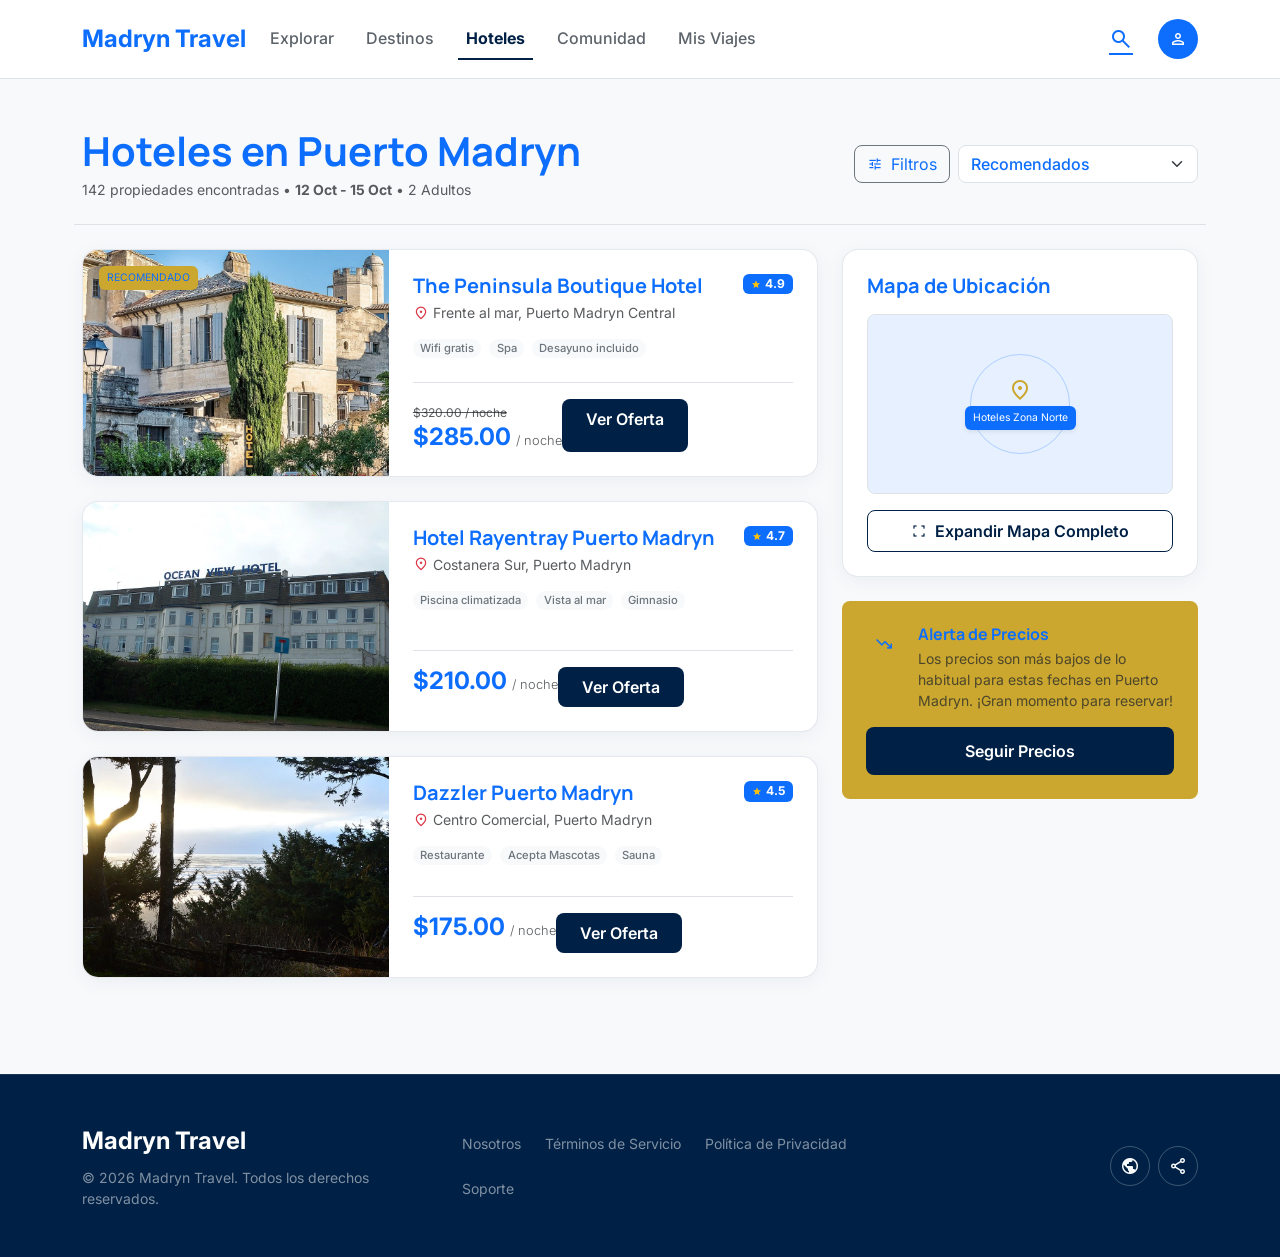
<file: project/desarrollo/secciones/hoteles.html>
<!doctype html>
<html lang="es">
  <head>
    <meta charset="UTF-8" />
    <meta name="viewport" content="width=device-width, initial-scale=1.0" />
    <title>Madryn Travel - Hoteles Seleccionados</title>
    <link href="https://cdn.jsdelivr.net/npm/bootstrap@5.3.3/dist/css/bootstrap.min.css" rel="stylesheet" integrity="sha384-QWTKZyjpPEjISv5WaRU9OFeRpok6YctnYmDr5pNlyT2bRjXh0JMhjY6hW+ALEwIH" crossorigin="anonymous">
    <link rel="stylesheet" href="../assets/css/style.css" />
  </head>
  <body>
    <nav class="navbar navbar-expand-md navbar-light bg-white border-bottom sticky-top py-3">
      <div class="container">
        <a class="navbar-brand fw-bold text-primary fs-4" href="../index.html">Madryn Travel</a>
        <button class="navbar-toggler" type="button" data-bs-toggle="collapse" data-bs-target="#navbarNav" aria-controls="navbarNav" aria-expanded="false" aria-label="Toggle navigation">
          <span class="navbar-toggler-icon"></span>
        </button>
        <div class="collapse navbar-collapse justify-content-between" id="navbarNav">
          <ul class="navbar-nav gap-1 gap-md-3 mt-2 mt-md-0">
            <li class="nav-item">
              <a class="nav-link nav-link-premium" href="../index.html">Explorar</a>
            </li>
            <li class="nav-item">
              <a class="nav-link nav-link-premium" href="destinos.html">Destinos</a>
            </li>
            <li class="nav-item">
              <a class="nav-link nav-link-premium active" href="hoteles.html">Hoteles</a>
            </li>
            <li class="nav-item">
              <a class="nav-link nav-link-premium" href="comunidad.html">Comunidad</a>
            </li>
            <li class="nav-item">
              <a class="nav-link nav-link-premium" href="reserva.html">Mis Viajes</a>
            </li>
          </ul>
          <div class="d-flex align-items-center gap-3 mt-2 mt-md-0">
            <button class="btn btn-link text-primary p-2 d-flex align-items-center" title="Buscar" onclick="alert('Buscador en desarrollo.')" alt="Buscar">
              <span class="material-symbols-outlined">search</span>
            </button>
            <div class="rounded-circle d-flex align-items-center justify-content-center bg-primary text-white" style="width: 40px; height: 40px;">
              <span class="material-symbols-outlined fs-5">person</span>
            </div>
          </div>
        </div>
      </div>
    </nav>

    <main class="container py-5">
      <div class="row align-items-center justify-content-between g-3 border-bottom pb-4 mb-4">
        <div class="col-md-7">
          <h1 class="display-6 fw-bold text-primary mb-1">Hoteles en Puerto Madryn</h1>
          <p class="text-muted small mb-0">
            142 propiedades encontradas • <span class="fw-bold">12 Oct - 15 Oct</span> • 2 Adultos
          </p>
        </div>
        
        <div class="col-md-5 d-flex gap-2 justify-content-md-end">
          <button class="btn btn-outline-secondary d-flex align-items-center gap-2 text-primary" style="border-radius: 8px;" onclick="alert('Abriendo filtros avanzados...')" alt="Filtros">
            <span class="material-symbols-outlined fs-6">tune</span>
            Filtros
          </button>
          <select class="form-select text-primary fw-medium" style="max-width: 240px; border-radius: 8px;" onchange="alert('Ordenamiento cambiado.')" alt="Ordenar">
            <option>Precio: Más bajo primero</option>
            <option selected>Recomendados</option>
            <option>Calificación más alta</option>
          </select>
        </div>
      </div>

      <div class="row g-4">
        <div class="col-lg-8 d-flex flex-column gap-4">
          
          <div class="card card-premium overflow-hidden">
            <div class="row g-0">
              <div class="col-md-5 position-relative" style="min-height: 220px;">
                <img class="w-100 h-100 object-fit-cover" src="../assets/img/img hoteles/the peninsula.webp" alt="The Peninsula Boutique Hotel" />
                <span class="position-absolute top-0 start-0 bg-accent text-primary font-bold text-uppercase tracking-wider px-2 py-1 m-3 rounded shadow-sm" style="font-size: 0.65rem;">
                  Recomendado
                </span>
              </div>
              <div class="col-md-7">
                <div class="card-body p-4 h-100 d-flex flex-column justify-content-between">
                  <div>
                    <div class="d-flex justify-content-between align-items-start gap-2">
                      <h3 class="fw-bold text-primary h5 mb-1">The Peninsula Boutique Hotel</h3>
                      <span class="badge bg-primary text-white d-inline-flex align-items-center gap-1 font-label-md px-2 py-1.5 rounded" style="font-size: 0.75rem;">
                        <span class="material-symbols-outlined text-warning" style="font-size: 10px; font-variation-settings: 'FILL' 1;">star</span>
                        4.9
                      </span>
                    </div>
                    <p class="text-muted small d-flex align-items-center gap-1 mb-3">
                      <span class="material-symbols-outlined fs-6 text-danger">location_on</span> Frente al mar, Puerto Madryn Central
                    </p>
                    
                    <div class="d-flex flex-wrap gap-2">
                      <span class="badge bg-light text-secondary rounded-pill fw-medium py-1.5 px-2.5" style="font-size: 0.7rem;">Wifi gratis</span>
                      <span class="badge bg-light text-secondary rounded-pill fw-medium py-1.5 px-2.5" style="font-size: 0.7rem;">Spa</span>
                      <span class="badge bg-light text-secondary rounded-pill fw-medium py-1.5 px-2.5" style="font-size: 0.7rem;">Desayuno incluido</span>
                    </div>
                  </div>

                  <div class="mt-4 border-top pt-3 d-flex items-end justify-between">
                    <div>
                      <span class="text-decoration-line-through text-muted small" style="font-size: 0.75rem;">$320.00 / noche</span>
                      <p class="h4 fw-bold text-primary mb-0">$285.00 <span class="text-muted fw-light small" style="font-size: 0.8rem;">/ noche</span></p>
                    </div>
                    <a href="reserva.html" class="btn btn-premium-primary py-2 px-4 text-xs">
                      Ver Oferta
                    </a>
                  </div>
                </div>
              </div>
            </div>
          </div>

          <div class="card card-premium overflow-hidden">
            <div class="row g-0">
              <div class="col-md-5 position-relative" style="min-height: 220px;">
                <img class="w-100 h-100 object-fit-cover" src="../assets/img/img hoteles/hotel rayentral.webp" alt="Hotel Rayentray Puerto Madryn" />
              </div>
              <div class="col-md-7">
                <div class="card-body p-4 h-100 d-flex flex-column justify-content-between">
                  <div>
                    <div class="d-flex justify-content-between align-items-start gap-2">
                      <h3 class="fw-bold text-primary h5 mb-1">Hotel Rayentray Puerto Madryn</h3>
                      <span class="badge bg-primary text-white d-inline-flex align-items-center gap-1 font-label-md px-2 py-1.5 rounded" style="font-size: 0.75rem;">
                        <span class="material-symbols-outlined text-warning" style="font-size: 10px; font-variation-settings: 'FILL' 1;">star</span>
                        4.7
                      </span>
                    </div>
                    <p class="text-muted small d-flex align-items-center gap-1 mb-3">
                      <span class="material-symbols-outlined fs-6 text-danger">location_on</span> Costanera Sur, Puerto Madryn
                    </p>
                    
                    <div class="d-flex flex-wrap gap-2">
                      <span class="badge bg-light text-secondary rounded-pill fw-medium py-1.5 px-2.5" style="font-size: 0.7rem;">Piscina climatizada</span>
                      <span class="badge bg-light text-secondary rounded-pill fw-medium py-1.5 px-2.5" style="font-size: 0.7rem;">Vista al mar</span>
                      <span class="badge bg-light text-secondary rounded-pill fw-medium py-1.5 px-2.5" style="font-size: 0.7rem;">Gimnasio</span>
                    </div>
                  </div>

                  <div class="mt-4 border-top pt-3 d-flex items-end justify-between">
                    <div>
                      <p class="h4 fw-bold text-primary mb-0">$210.00 <span class="text-muted fw-light small" style="font-size: 0.8rem;">/ noche</span></p>
                    </div>
                    <a href="reserva.html" class="btn btn-premium-primary py-2 px-4 text-xs">
                      Ver Oferta
                    </a>
                  </div>
                </div>
              </div>
            </div>
          </div>

          <div class="card card-premium overflow-hidden">
            <div class="row g-0">
              <div class="col-md-5 position-relative" style="min-height: 220px;">
                <img class="w-100 h-100 object-fit-cover" src="../assets/img/img hoteles/dazzler madryn.webp" alt="Dazzler Puerto Madryn" />
              </div>
              <div class="col-md-7">
                <div class="card-body p-4 h-100 d-flex flex-column justify-content-between">
                  <div>
                    <div class="d-flex justify-content-between align-items-start gap-2">
                      <h3 class="fw-bold text-primary h5 mb-1">Dazzler Puerto Madryn</h3>
                      <span class="badge bg-primary text-white d-inline-flex align-items-center gap-1 font-label-md px-2 py-1.5 rounded" style="font-size: 0.75rem;">
                        <span class="material-symbols-outlined text-warning" style="font-size: 10px; font-variation-settings: 'FILL' 1;">star</span>
                        4.5
                      </span>
                    </div>
                    <p class="text-muted small d-flex align-items-center gap-1 mb-3">
                      <span class="material-symbols-outlined fs-6 text-danger">location_on</span> Centro Comercial, Puerto Madryn
                    </p>
                    
                    <div class="d-flex flex-wrap gap-2">
                      <span class="badge bg-light text-secondary rounded-pill fw-medium py-1.5 px-2.5" style="font-size: 0.7rem;">Restaurante</span>
                      <span class="badge bg-light text-secondary rounded-pill fw-medium py-1.5 px-2.5" style="font-size: 0.7rem;">Acepta Mascotas</span>
                      <span class="badge bg-light text-secondary rounded-pill fw-medium py-1.5 px-2.5" style="font-size: 0.7rem;">Sauna</span>
                    </div>
                  </div>

                  <div class="mt-4 border-top pt-3 d-flex items-end justify-between">
                    <div>
                      <p class="h4 fw-bold text-primary mb-0">$175.00 <span class="text-muted fw-light small" style="font-size: 0.8rem;">/ noche</span></p>
                    </div>
                    <a href="reserva.html" class="btn btn-premium-primary py-2 px-4 text-xs" alt="Ver Oferta">
                      Ver Oferta
                    </a>
                  </div>
                </div>
              </div>
            </div>
          </div>

        </div>

        <aside class="col-lg-4 d-flex flex-column gap-4">
          <div class="card p-4 card-premium">
            <h3 class="fw-bold text-primary h5 mb-3">Mapa de Ubicación</h3>
            
            <div class="bg-primary bg-opacity-10 rounded-3 position-relative overflow-hidden d-flex align-items-center justify-content-center border" style="height: 180px;">
              <div class="position-absolute w-100 h-100 text-primary text-opacity-10" style="stroke: currentColor; stroke-width: 0.5;" xmlns="http://www.w3.org/2000/svg">
                <iframe
                  src="https://www.google.com/maps/embed?pb=!1m18!1m12!1m3!1d187701.87321757345!2d-65.18871402715187!3d-42.68589397817755!2m3!1f0!2f0!3f0!3m2!1i1024!2i768!4f13.1!3m3!1m2!1s0xbe02355e87a2ead1%3A0x1e890d2810b44382!2sPuerto%20Madryn%2C%20Chubut!5e0!3m2!1ses-419!2sar!4v1782731518616!5m2!1ses-419!2sar"
                  width="600" height="450" style="border:0;" allowfullscreen="" loading="lazy"
                  referrerpolicy="strict-origin-when-cross-origin" alt="Mapa de Ubicación"></iframe>
              </div>
              <div class="position-absolute rounded-circle border border-primary border-opacity-25 border-dashed animate-pulse" style="width: 100px; height: 100px;"></div>
              <div class="d-flex flex-column align-items-center position-relative" style="z-index: 1;">
                <span class="material-symbols-outlined text-accent text-3xl animate-bounce mb-1">location_on</span>
                <span class="bg-primary text-white font-bold rounded shadow-sm px-2 py-1" style="font-size: 0.65rem;">Hoteles Zona Norte</span>
              </div>
            </div>

            <a href="destinos.html" class="btn btn-premium-outline w-100 mt-3 py-2 d-flex align-items-center justify-content-center gap-2 text-xs">
              <span class="material-symbols-outlined fs-6">fullscreen</span>
              Expandir Mapa Completo
            </a>
          </div>

          <div class="card p-4 rounded-3 border-0 bg-accent bg-opacity-10 text-primary">
            <div class="d-flex align-items-start gap-3 mb-3">
              <div class="p-2 bg-accent bg-opacity-20 text-primary rounded-3 d-flex align-items-center justify-content-center">
                <span class="material-symbols-outlined fs-5">trending_down</span>
              </div>
              <div>
                <h4 class="fw-bold text-primary h6 mb-1">Alerta de Precios</h4>
                <p class="text-muted small leading-relaxed mb-0">
                  Los precios son más bajos de lo habitual para estas fechas en Puerto Madryn. ¡Gran momento para reservar!
                </p>
              </div>
            </div>
            <button onclick="alert('¡Seguimiento de precios activado! Te enviaremos alertas cuando haya ofertas especiales para Puerto Madryn.')" class="btn btn-premium-primary w-100 py-2.5 text-xs" alt="Seguir Precios">
              Seguir Precios
            </button>
          </div>
        </aside>
      </div>
    </main>

    <footer class="bg-premium-dark text-white py-5 mt-5 border-top border-light border-opacity-10">
      <div class="container">
        <div class="row align-items-center g-4">
          <div class="col-md-4 text-center text-md-start">
            <span class="fw-bold fs-4 text-white">Madryn Travel</span>
            <p class="text-white-50 text-xs small mt-2 mb-0">© 2026 Madryn Travel. Todos los derechos reservados.</p>
          </div>
          <div class="col-md-5">
            <ul class="list-unstyled d-flex flex-wrap justify-content-center justify-content-md-start gap-4 mb-0 small">
              <li><a href="#" class="text-white-50 text-decoration-none hover:text-white transition-colors">Nosotros</a></li>
              <li><a href="#" class="text-white-50 text-decoration-none hover:text-white transition-colors">Términos de Servicio</a></li>
              <li><a href="#" class="text-white-50 text-decoration-none hover:text-white transition-colors">Política de Privacidad</a></li>
              <li><a href="#" class="text-white-50 text-decoration-none hover:text-white transition-colors">Soporte</a></li>
            </ul>
          </div>
          <div class="col-md-3 text-center text-md-end d-flex justify-content-center justify-content-md-end gap-2">
            <button class="btn btn-outline-light border-light border-opacity-25 rounded-circle p-2 d-flex align-items-center justify-content-center" style="width: 40px; height: 40px;" title="Idioma" onclick="alert('Cambio de idioma en desarrollo.')" alt="Idioma">
              <span class="material-symbols-outlined fs-5">public</span>
            </button>
            <button class="btn btn-outline-light border-light border-opacity-25 rounded-circle p-2 d-flex align-items-center justify-content-center" style="width: 40px; height: 40px;" title="Compartir" onclick="alert('¡Enlace de compartir copiado al portapapeles!')" alt="Compartir">
              <span class="material-symbols-outlined fs-5">share</span>
            </button>
          </div>
        </div>
      </div>
    </footer>

    <script src="https://cdn.jsdelivr.net/npm/bootstrap@5.3.3/dist/js/bootstrap.bundle.min.js" integrity="sha384-YvpcrYf0tY3lHB60NNkmXc5s9fDVZLESaAA55NDzOxhy9GkcIdslK1eN7N6jIeHz" crossorigin="anonymous"></script>
  </body>
</html>
</file>
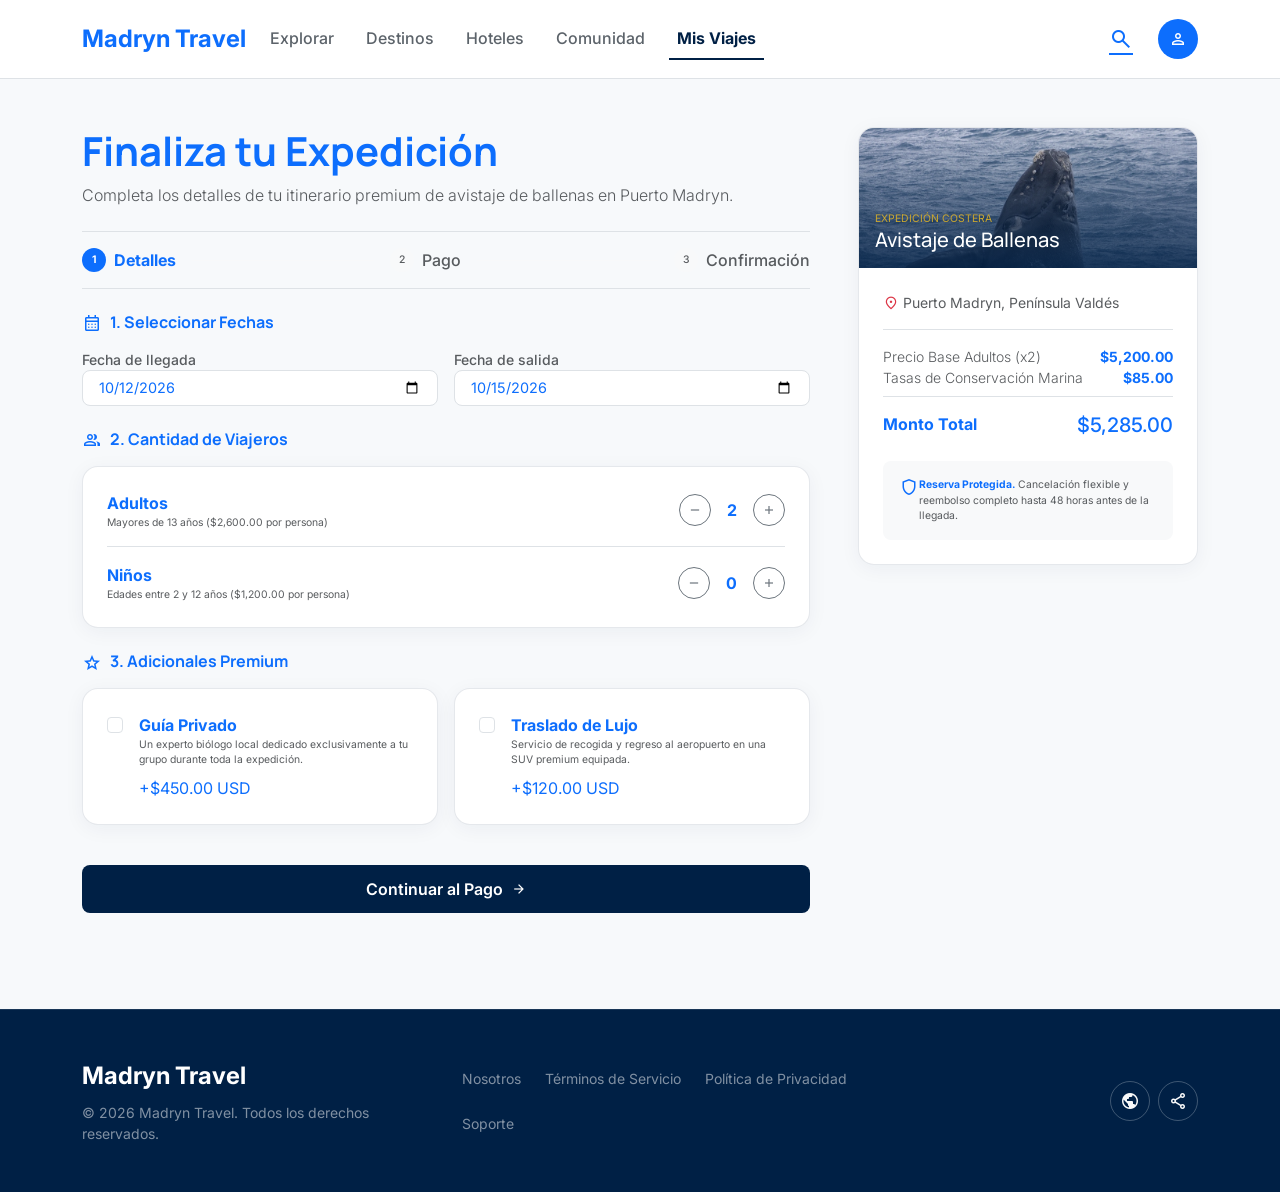
<file: project/desarrollo/secciones/reserva.html>
<!doctype html>
<html lang="es">
  <head>
    <meta charset="UTF-8" />
    <meta name="viewport" content="width=device-width, initial-scale=1.0" />
    <title>Madryn Travel - Finaliza tu Expedición</title>
    <link href="https://cdn.jsdelivr.net/npm/bootstrap@5.3.3/dist/css/bootstrap.min.css" rel="stylesheet" integrity="sha384-QWTKZyjpPEjISv5WaRU9OFeRpok6YctnYmDr5pNlyT2bRjXh0JMhjY6hW+ALEwIH" crossorigin="anonymous">
    <link rel="stylesheet" href="../assets/css/style.css" />
  </head>
  <body>
    <nav class="navbar navbar-expand-md navbar-light bg-white border-bottom sticky-top py-3">
      <div class="container">
        <a class="navbar-brand fw-bold text-primary fs-4" href="../index.html">Madryn Travel</a>
        <button class="navbar-toggler" type="button" data-bs-toggle="collapse" data-bs-target="#navbarNav" aria-controls="navbarNav" aria-expanded="false" aria-label="Toggle navigation" alt="Menú de navegación">
          <span class="navbar-toggler-icon"></span>
        </button>
        <div class="collapse navbar-collapse justify-content-between" id="navbarNav">
          <ul class="navbar-nav gap-1 gap-md-3 mt-2 mt-md-0">
            <li class="nav-item">
              <a class="nav-link nav-link-premium" href="../index.html">Explorar</a>
            </li>
            <li class="nav-item">
              <a class="nav-link nav-link-premium" href="destinos.html">Destinos</a>
            </li>
            <li class="nav-item">
              <a class="nav-link nav-link-premium" href="hoteles.html">Hoteles</a>
            </li>
            <li class="nav-item">
              <a class="nav-link nav-link-premium" href="comunidad.html">Comunidad</a>
            </li>
            <li class="nav-item">
              <a class="nav-link nav-link-premium active" href="reserva.html">Mis Viajes</a>
            </li>
          </ul>
          <div class="d-flex align-items-center gap-3 mt-2 mt-md-0">
            <button class="btn btn-link text-primary p-2 d-flex align-items-center" title="Buscar" onclick="alert('Buscador en desarrollo.')" alt="Buscar">
              <span class="material-symbols-outlined">search</span>
            </button>
            <div class="rounded-circle d-flex align-items-center justify-content-center bg-primary text-white" style="width: 40px; height: 40px;" alt="Perfil de Usuario">
              <span class="material-symbols-outlined fs-5">person</span>
            </div>
          </div>
        </div>
      </div>
    </nav>

    <main class="container py-5">
      <div class="row g-5 align-items-start">
        
        <div class="col-lg-8 d-flex flex-column gap-4">
          <div>
            <h1 class="display-6 fw-bold text-primary mb-2">Finaliza tu Expedición</h1>
            <p class="text-muted fw-light mb-0">
              Completa los detalles de tu itinerario premium de avistaje de ballenas en Puerto Madryn.
            </p>
          </div>

          <div class="d-flex align-items-center justify-content-between py-3 border-top border-bottom">
            <div class="d-flex align-items-center gap-2 text-primary fw-bold text-xs font-label-md">
              <span class="rounded-circle bg-primary text-white d-flex align-items-center justify-content-center text-center small" style="width: 24px; height: 24px; font-size: 0.65rem;">1</span>
              <span>Detalles</span>
            </div>
            <div class="flex-grow-1 bg-light mx-3" style="height: 1px;"></div>
            <div class="d-flex align-items-center gap-2 text-muted fw-medium text-xs font-label-md">
              <span class="rounded-circle bg-light text-muted d-flex align-items-center justify-content-center text-center small" style="width: 24px; height: 24px; font-size: 0.65rem;">2</span>
              <span>Pago</span>
            </div>
            <div class="flex-grow-1 bg-light mx-3" style="height: 1px;"></div>
            <div class="d-flex align-items-center gap-2 text-muted fw-medium text-xs font-label-md">
              <span class="rounded-circle bg-light text-muted d-flex align-items-center justify-content-center text-center small" style="width: 24px; height: 24px; font-size: 0.65rem;">3</span>
              <span>Confirmación</span>
            </div>
          </div>

          <form class="d-flex flex-column gap-4" onsubmit="submitReservation(event)" alt="Formulario de Reserva">
            
            <div class="d-flex flex-column gap-3">
              <div class="d-flex align-items-center gap-2 text-primary fw-bold">
                <span class="material-symbols-outlined fs-5">calendar_month</span>
                <h3 class="h6 mb-0 fw-bold">1. Seleccionar Fechas</h3>
              </div>
              
              <div class="row g-3">
                <div class="col-md-6 d-flex flex-column gap-1.5">
                  <label class="text-muted small fw-medium">Fecha de llegada</label>
                  <input type="date" required value="2026-10-12" class="form-control bg-white text-primary px-3 py-2.5" style="border-radius: 8px; font-size: 0.9rem;" alt="Fecha de llegada" />
                </div>
                <div class="col-md-6 d-flex flex-column gap-1.5">
                  <label class="text-muted small fw-medium">Fecha de salida</label>
                  <input type="date" required value="2026-10-15" class="form-control bg-white text-primary px-3 py-2.5" style="border-radius: 8px; font-size: 0.9rem;" alt="Fecha de salida" />
                </div>
              </div>
            </div>

            <div class="d-flex flex-column gap-3">
              <div class="d-flex align-items-center gap-2 text-primary fw-bold">
                <span class="material-symbols-outlined fs-5">group</span>
                <h3 class="h6 mb-0 fw-bold">2. Cantidad de Viajeros</h3>
              </div>

              <div class="card card-premium p-4 d-flex flex-column gap-3">
                <div class="d-flex justify-content-between align-items-center">
                  <div>
                    <span class="fw-bold text-primary text-sm d-block">Adultos</span>
                    <p class="text-muted mb-0" style="font-size: 0.65rem;">Mayores de 13 años ($2,600.00 por persona)</p>
                  </div>
                  <div class="d-flex align-items-center gap-3">
                    <button type="button" onclick="decrementAdults()" class="btn btn-sm btn-outline-secondary rounded-circle d-flex align-items-center justify-content-center" style="width: 32px; height: 32px; padding: 0;" alt="Reducir cantidad de adultos">
                      <span class="material-symbols-outlined fs-6">remove</span>
                    </button>
                    <span id="adults-count" class="fw-bold text-primary text-sm w-4 text-center">2</span>
                    <button type="button" onclick="incrementAdults()" class="btn btn-sm btn-outline-secondary rounded-circle d-flex align-items-center justify-content-center" style="width: 32px; height: 32px; padding: 0;" alt="Aumentar cantidad de adultos">
                      <span class="material-symbols-outlined fs-6">add</span>
                    </button>
                  </div>
                </div>

                <div class="d-flex justify-content-between align-items-center border-top pt-3">
                  <div>
                    <span class="fw-bold text-primary text-sm d-block">Niños</span>
                    <p class="text-muted mb-0" style="font-size: 0.65rem;">Edades entre 2 y 12 años ($1,200.00 por persona)</p>
                  </div>
                  <div class="d-flex align-items-center gap-3">
                    <button type="button" onclick="decrementChildren()" class="btn btn-sm btn-outline-secondary rounded-circle d-flex align-items-center justify-content-center" style="width: 32px; height: 32px; padding: 0;" alt="Reducir cantidad de niños">
                      <span class="material-symbols-outlined fs-6">remove</span>
                    </button>
                    <span id="children-count" class="fw-bold text-primary text-sm w-4 text-center">0</span>
                    <button type="button" onclick="incrementChildren()" class="btn btn-sm btn-outline-secondary rounded-circle d-flex align-items-center justify-content-center" style="width: 32px; height: 32px; padding: 0;" alt="Aumentar cantidad de niños">
                      <span class="material-symbols-outlined fs-6">add</span>
                    </button>
                  </div>
                </div>
              </div>
            </div>

            <div class="d-flex flex-column gap-3">
              <div class="d-flex align-items-center gap-2 text-primary fw-bold">
                <span class="material-symbols-outlined fs-5">star</span>
                <h3 class="h6 mb-0 fw-bold">3. Adicionales Premium</h3>
              </div>

              <div class="row g-3">
                <div class="col-md-6">
                  <label class="card card-premium p-4 h-100 d-flex flex-row gap-3 cursor-pointer select-none align-items-start" style="transition: border 0.2s;">
                    <input type="checkbox" id="addon-guide" onchange="recalculatePrice()" class="form-check-input mt-1 flex-shrink-0" alt="Guía Privado"/>
                    <div>
                      <span class="fw-bold text-primary text-sm d-block">Guía Privado</span>
                      <p class="text-muted leading-relaxed mb-2" style="font-size: 0.65rem;">
                        Un experto biólogo local dedicado exclusivamente a tu grupo durante toda la expedición.
                      </p>
                      <span class="text-xs fw-extrabold text-primary block">+$450.00 USD</span>
                    </div>
                  </label>
                </div>

                <div class="col-md-6">
                  <label class="card card-premium p-4 h-100 d-flex flex-row gap-3 cursor-pointer select-none align-items-start" style="transition: border 0.2s;">
                    <input type="checkbox" id="addon-shuttle" onchange="recalculatePrice()" class="form-check-input mt-1 flex-shrink-0" alt="Traslado de Lujo"/>
                    <div>
                      <span class="fw-bold text-primary text-sm d-block">Traslado de Lujo</span>
                      <p class="text-muted leading-relaxed mb-2" style="font-size: 0.65rem;">
                        Servicio de recogida y regreso al aeropuerto en una SUV premium equipada.
                      </p>
                      <span class="text-xs fw-extrabold text-primary block">+$120.00 USD</span>
                    </div>
                  </label>
                </div>
              </div>
            </div>

            <div class="pt-3">
              <button type="submit" class="btn btn-premium-primary w-100 py-3.5 d-flex align-items-center justify-content-center gap-2">
                Continuar al Pago
                <span class="material-symbols-outlined fs-6">arrow_forward</span>
              </button>
            </div>
          </form>
        </div>
      
        <div class="col-lg-4 position-sticky" style="top: 110px;">
          <div class="card card-premium overflow-hidden">
            <div class="position-relative" style="height: 140px;">
              <div class="position-absolute start-0 top-0 w-100 h-100 bg-gradient-to-t" style="background: linear-gradient(180deg, rgba(0,32,69,0) 0%, rgba(0,32,69,0.85) 100%); z-index: 1;"></div>
              <img class="w-100 h-100 object-fit-cover" src="../assets/img/img-compra/destino ballena.webp" alt="Ballena" />
              <div class="position-absolute bottom-0 start-0 p-3 z-2">
                <span class="font-label-md text-accent text-uppercase block" style="font-size: 0.65rem">Expedición Costera</span>
                <h3 class="fw-extrabold text-white h5 mb-0">Avistaje de Ballenas</h3>
              </div>
            </div>

            <div class="card-body p-4 d-flex flex-column gap-3">
              <div>
                <p class="text-muted small d-flex align-items-center gap-1 mb-0">
                  <span class="material-symbols-outlined fs-6 text-danger">location_on</span> Puerto Madryn, Península Valdés
                </p>
              </div>

              <div class="d-flex flex-column gap-2.5 border-top pt-3 text-muted small">
                <div class="d-flex justify-content-between align-items-center">
                  <span id="lbl-base-adults" class="fw-light">Precio Base Adultos (x2)</span>
                  <span id="price-base-adults" class="fw-bold text-primary">$5,200.00</span>
                </div>
                
                <div id="row-base-children" class="d-flex justify-content-between align-items-center d-none">
                  <span id="lbl-base-children" class="fw-light">Precio Base Niños (x0)</span>
                  <span id="price-base-children" class="fw-bold text-primary">$0.00</span>
                </div>

                <div id="row-addon-guide" class="d-flex justify-content-between align-items-center d-none">
                  <span class="fw-light">Guía de Biología Privado</span>
                  <span class="fw-bold text-primary">$450.00</span>
                </div>

                <div id="row-addon-shuttle" class="d-flex justify-content-between align-items-center d-none">
                  <span class="fw-light">Traslado SUV de Lujo</span>
                  <span class="fw-bold text-primary">$120.00</span>
                </div>

                <div class="d-flex justify-content-between align-items-center">
                  <span class="fw-light">Tasas de Conservación Marina</span>
                  <span class="fw-bold text-primary">$85.00</span>
                </div>

                <div class="d-flex justify-content-between align-items-center border-top pt-3 mt-2">
                  <span class="fw-bold text-primary h6 mb-0">Monto Total</span>
                  <span id="price-total" class="fw-extrabold text-primary h5 mb-0">$5,285.00</span>
                </div>
              </div>

              <div class="card p-3 rounded-3 border-0 bg-light text-primary mt-2">
                <div class="d-flex align-items-start gap-2.5">
                  <span class="material-symbols-outlined text-primary fs-5 mt-0.5">shield</span>
                  <p class="text-muted leading-relaxed mb-0" style="font-size: 0.65rem;">
                    <span class="fw-bold text-primary">Reserva Protegida.</span> Cancelación flexible y reembolso completo hasta 48 horas antes de la llegada.
                  </p>
                </div>
              </div>
            </div>
          </div>
        </div>

      </div>
    </main>

    <div id="success-modal" class="position-fixed top-0 start-0 w-100 h-100 bg-dark bg-opacity-50 z-5 d-flex align-items-center justify-content-center p-3 opacity-0 pointer-events-none" style="transition: opacity 0.3s ease;">
      <div class="card card-premium p-4 p-md-5 text-center d-flex flex-column gap-3 w-100" style="max-width: 440px; transform: scale(0.95); transition: transform 0.3s ease;" id="success-modal-card">
        <div class="rounded-circle bg-accent bg-opacity-10 text-primary border d-flex align-items-center justify-content-center mx-auto" style="width: 64px; height: 64px;">
          <span class="material-symbols-outlined fs-2 animate-bounce">celebration</span>
        </div>
        <div>
          <h3 class="fw-extrabold text-primary h4 mb-2">¡Expedición Confirmada!</h3>
          <p class="text-muted small leading-relaxed mb-0">
            Hemos procesado de forma segura tu reserva. Te enviamos los pases premium y el itinerario de viaje detallado a tu correo electrónico.
          </p>
        </div>
        <div class="card p-3 rounded-3 bg-light text-start border-0 text-primary" style="font-size: 0.75rem;">
          <p class="mb-1"><strong>Localizador:</strong> #MDR-9328A-26</p>
          <p class="mb-1"><strong>Destino:</strong> Puerto Madryn, Golfo Nuevo</p>
          <p class="mb-0"><strong>Llegada:</strong> 12 Octubre, 2026</p>
        </div>
        <button onclick="dismissSuccess()" class="btn btn-premium-primary w-100 py-3 text-xs mt-2" alt="Volver a Explorar">
          Volver a Explorar
        </button>
      </div>
    </div>

    <footer class="bg-premium-dark text-white py-5 mt-5 border-top border-light border-opacity-10">
      <div class="container">
        <div class="row align-items-center g-4">
          <div class="col-md-4 text-center text-md-start">
            <span class="fw-bold fs-4 text-white">Madryn Travel</span>
            <p class="text-white-50 text-xs small mt-2 mb-0">© 2026 Madryn Travel. Todos los derechos reservados.</p>
          </div>
          <div class="col-md-5">
            <ul class="list-unstyled d-flex flex-wrap justify-content-center justify-content-md-start gap-4 mb-0 small">
              <li><a href="#" class="text-white-50 text-decoration-none hover:text-white transition-colors">Nosotros</a></li>
              <li><a href="#" class="text-white-50 text-decoration-none hover:text-white transition-colors">Términos de Servicio</a></li>
              <li><a href="#" class="text-white-50 text-decoration-none hover:text-white transition-colors">Política de Privacidad</a></li>
              <li><a href="#" class="text-white-50 text-decoration-none hover:text-white transition-colors">Soporte</a></li>
            </ul>
          </div>
          <div class="col-md-3 text-center text-md-end d-flex justify-content-center justify-content-md-end gap-2">
            <button class="btn btn-outline-light border-light border-opacity-25 rounded-circle p-2 d-flex align-items-center justify-content-center" style="width: 40px; height: 40px;" title="Idioma" onclick="alert('Cambio de idioma en desarrollo.')" alt="Cambiar Idioma">
              <span class="material-symbols-outlined fs-5">public</span>
            </button>
            <button class="btn btn-outline-light border-light border-opacity-25 rounded-circle p-2 d-flex align-items-center justify-content-center" style="width: 40px; height: 40px;" title="Compartir" onclick="alert('¡Enlace de compartir copiado al portapapeles!')" alt="Compartir">
              <span class="material-symbols-outlined fs-5">share</span>
            </button>
          </div>
        </div>
      </div>
    </footer>

    <script src="https://cdn.jsdelivr.net/npm/bootstrap@5.3.3/dist/js/bootstrap.bundle.min.js" integrity="sha384-YvpcrYf0tY3lHB60NNkmXc5s9fDVZLESaAA55NDzOxhy9GkcIdslK1eN7N6jIeHz" crossorigin="anonymous"></script>

    <script src="../assets/js/reserva.js"></script>
  </body>
</html>
</file>
<file: project/desarrollo/assets/css/style.css>
@import url('https://fonts.googleapis.com/css2?family=Inter:wght@300;400;500;600;700&family=Manrope:wght@400;600;700;800&family=JetBrains+Mono:wght@400;500;600&family=Material+Symbols+Outlined:opsz,wght,FILL,GRAD@20..48,100..700,0..1,-50..200&display=swap');

:root {
  --primary-color: #002045;
  --primary-container: #1a365d;
  --on-primary: #ffffff;
  --secondary-color: #625f4f;
  --accent-color: #cba72f;
  --accent-hover: #e9c349;
  --accent-light: #ffe088;
  --bg-color: #f7f9fb;
  --text-dark: #191c1e;
  --text-muted: #5c636a;
  --border-color: rgba(0, 32, 69, 0.1);
  --card-shadow: 0 4px 20px rgba(0, 32, 69, 0.05);
  --card-shadow-hover: 0 10px 30px rgba(0, 32, 69, 0.1);
}

body {
  font-family: 'Inter', sans-serif;
  background-color: var(--bg-color);
  color: var(--text-dark);
}

h1, h2, h3, h4, h5, h6 {
  font-family: 'Manrope', sans-serif;
  font-weight: 700;
  color: var(--primary-color);
}

.material-symbols-outlined {
  font-family: 'Material Symbols Outlined';
  font-weight: normal;
  font-style: normal;
  font-size: 24px;
  line-height: 1;
  letter-spacing: normal;
  text-transform: none;
  display: inline-block;
  white-space: nowrap;
  word-wrap: normal;
  direction: ltr;
  -webkit-font-feature-settings: 'liga';
  -webkit-font-smoothing: antialiased;
}

.bg-premium-dark {
  background-color: var(--primary-color) !important;
}

.text-accent {
  color: var(--accent-color) !important;
}

.bg-accent {
  background-color: var(--accent-color) !important;
}

.btn-premium-primary {
  background-color: var(--primary-color);
  color: var(--on-primary);
  border: none;
  font-weight: 600;
  padding: 0.75rem 1.5rem;
  border-radius: 8px;
  transition: all 0.2s ease-in-out;
}

.btn-premium-primary:hover {
  background-color: #00336d;
  color: var(--on-primary);
  transform: translateY(-1px);
}

.btn-premium-accent {
  background-color: var(--accent-color);
  color: var(--primary-color);
  border: none;
  font-weight: 700;
  padding: 0.75rem 1.5rem;
  border-radius: 8px;
  transition: all 0.2s ease-in-out;
}

.btn-premium-accent:hover {
  background-color: var(--accent-hover);
  color: var(--primary-color);
  transform: translateY(-1px);
}

.btn-premium-outline {
  background-color: transparent;
  color: var(--primary-color);
  border: 1px solid var(--primary-color);
  font-weight: 600;
  padding: 0.75rem 1.5rem;
  border-radius: 8px;
  transition: all 0.2s ease-in-out;
}

.btn-premium-outline:hover {
  background-color: rgba(0, 32, 69, 0.05);
  color: var(--primary-color);
}

.nav-link-premium {
  color: var(--text-muted);
  font-weight: 500;
  transition: color 0.2s;
  padding: 0.5rem 1rem;
}

.nav-link-premium:hover, .nav-link-premium.active {
  color: var(--primary-color) !important;
}

.nav-link-premium.active {
  font-weight: 700;
  border-bottom: 2px solid var(--primary-color);
}

.card-premium {
  background: #ffffff;
  border: 1px solid var(--border-color);
  border-radius: 16px;
  box-shadow: var(--card-shadow);
  transition: all 0.3s ease;
  overflow: hidden;
}

.card-premium:hover {
  transform: translateY(-5px);
  box-shadow: var(--card-shadow-hover);
}

.btn-fab {
  position: fixed;
  bottom: 30px;
  right: 30px;
  z-index: 1000;
  background-color: var(--accent-color);
  color: var(--primary-color);
  border: none;
  border-radius: 50px;
  padding: 12px 24px;
  font-weight: 700;
  box-shadow: 0 4px 15px rgba(0,0,0,0.15);
  display: flex;
  align-items: center;
  gap: 8px;
  transition: all 0.2s ease;
}

.btn-fab:hover {
  background-color: var(--accent-hover);
  transform: scale(1.05);
}

.map-container {
  background-color: #0d2238;
  position: relative;
  overflow: hidden;
  height: 100%;
}

.map-container iframe {
  min-height: 320px;
}

.marker-pulse {
  animation: pulse-ring 2s cubic-bezier(0.215, 0.61, 0.355, 1) infinite;
}

@keyframes pulse-ring {
  0% { transform: scale(0.95); box-shadow: 0 0 0 0 rgba(203, 167, 47, 0.7); }
  70% { transform: scale(1); box-shadow: 0 0 0 10px rgba(203, 167, 47, 0); }
  100% { transform: scale(0.95); box-shadow: 0 0 0 0 rgba(203, 167, 47, 0); }
}
</file>
